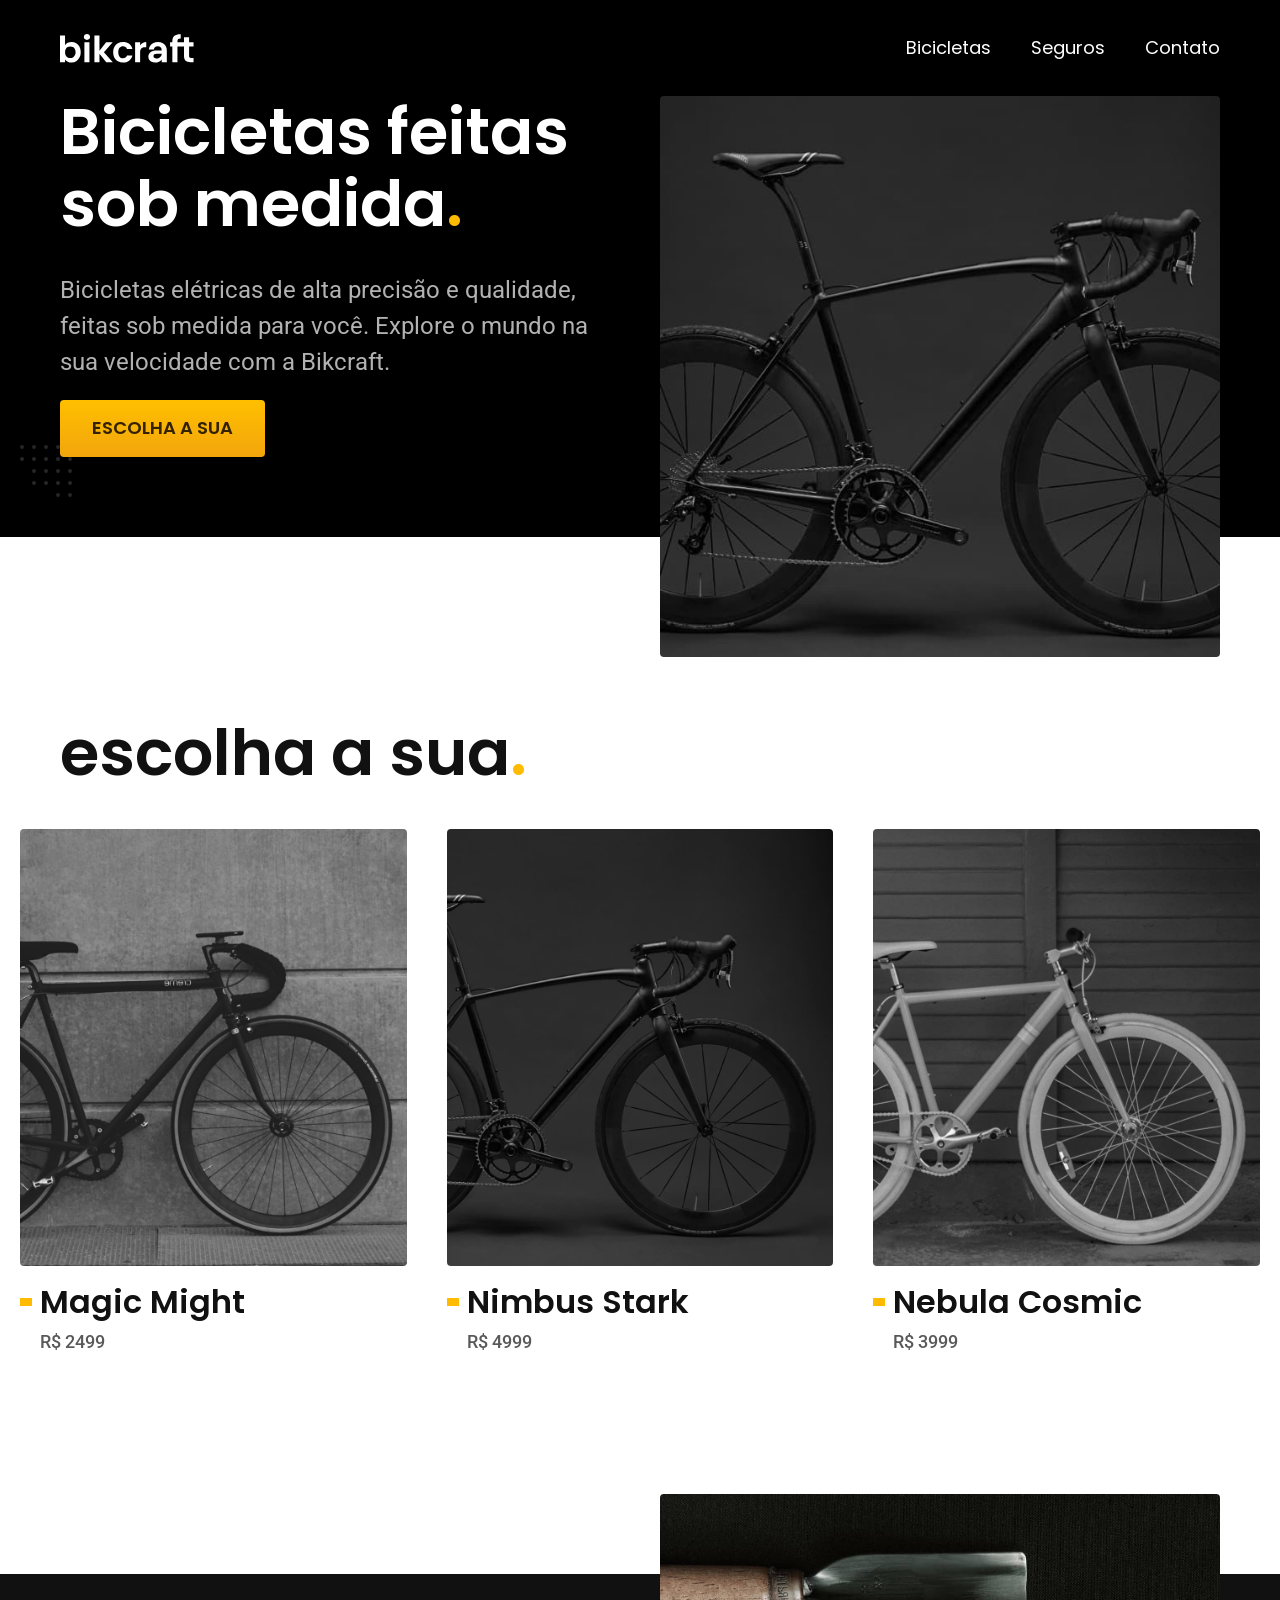
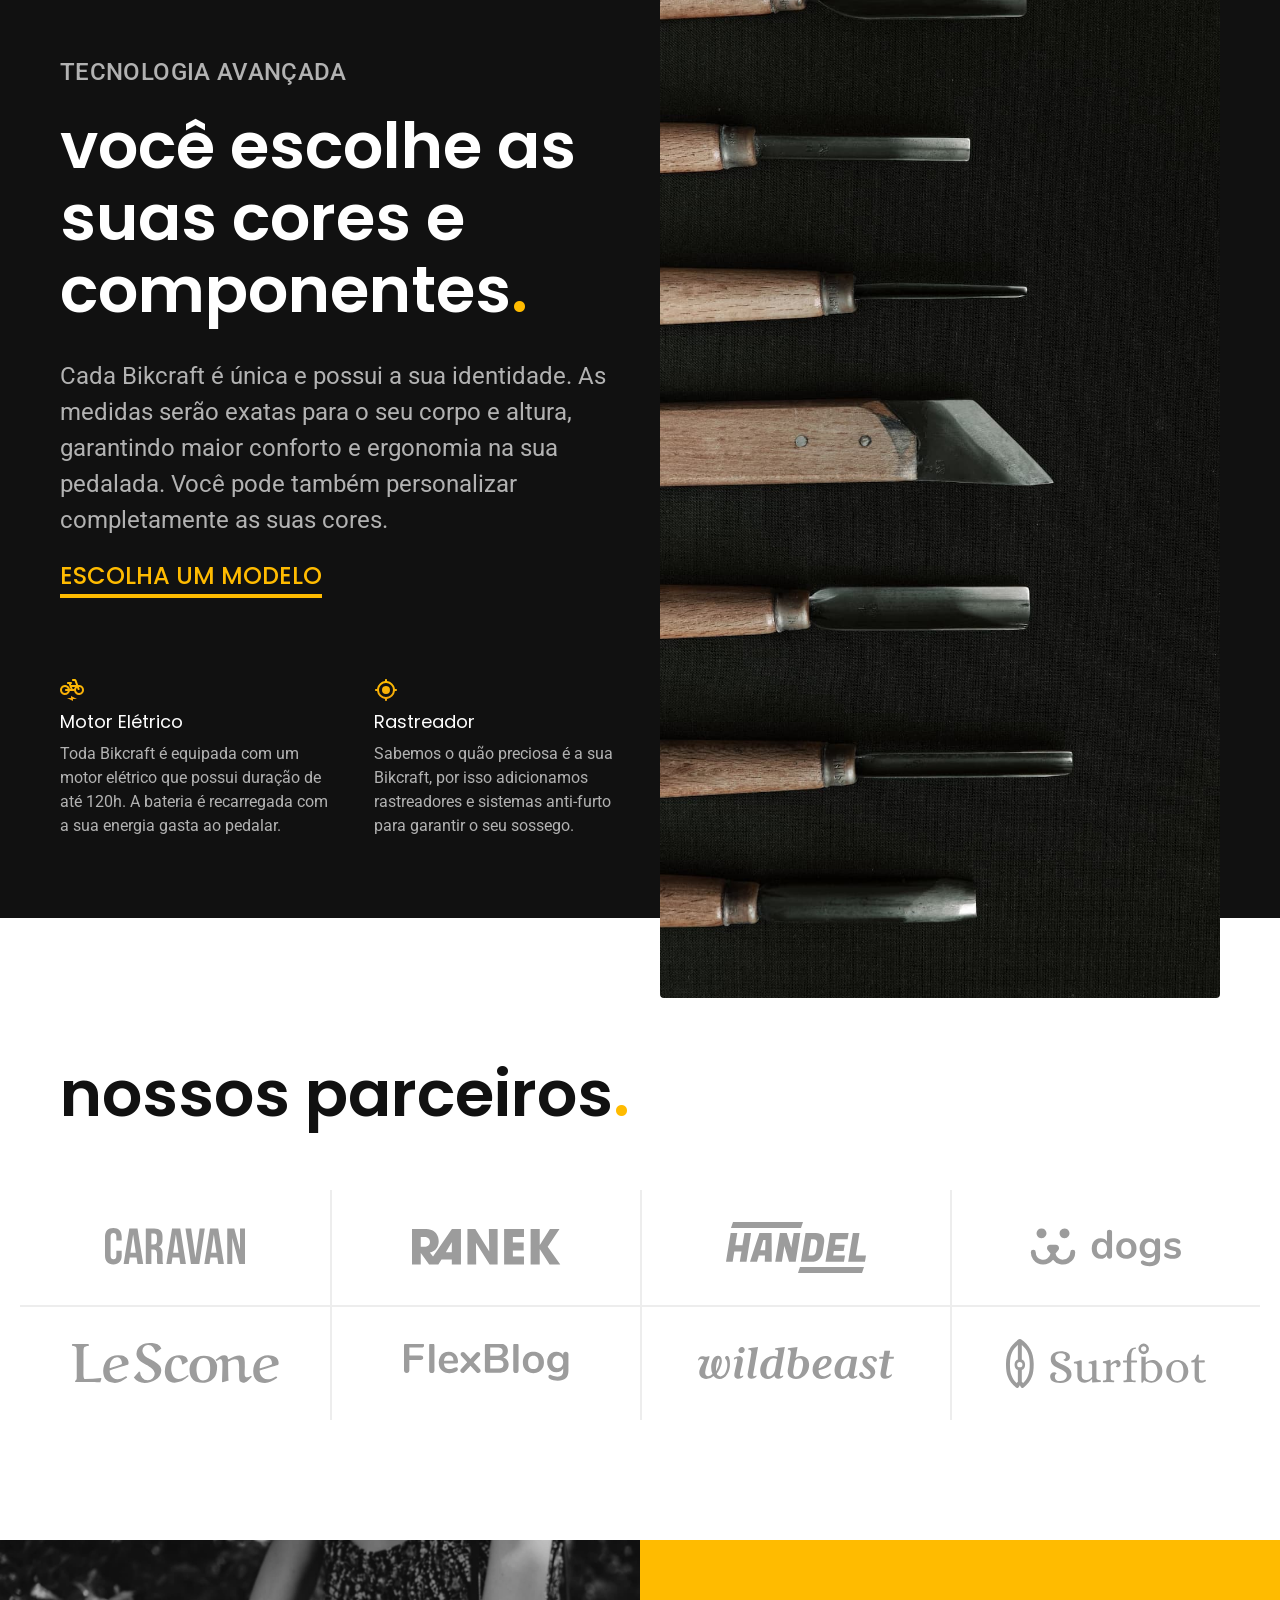
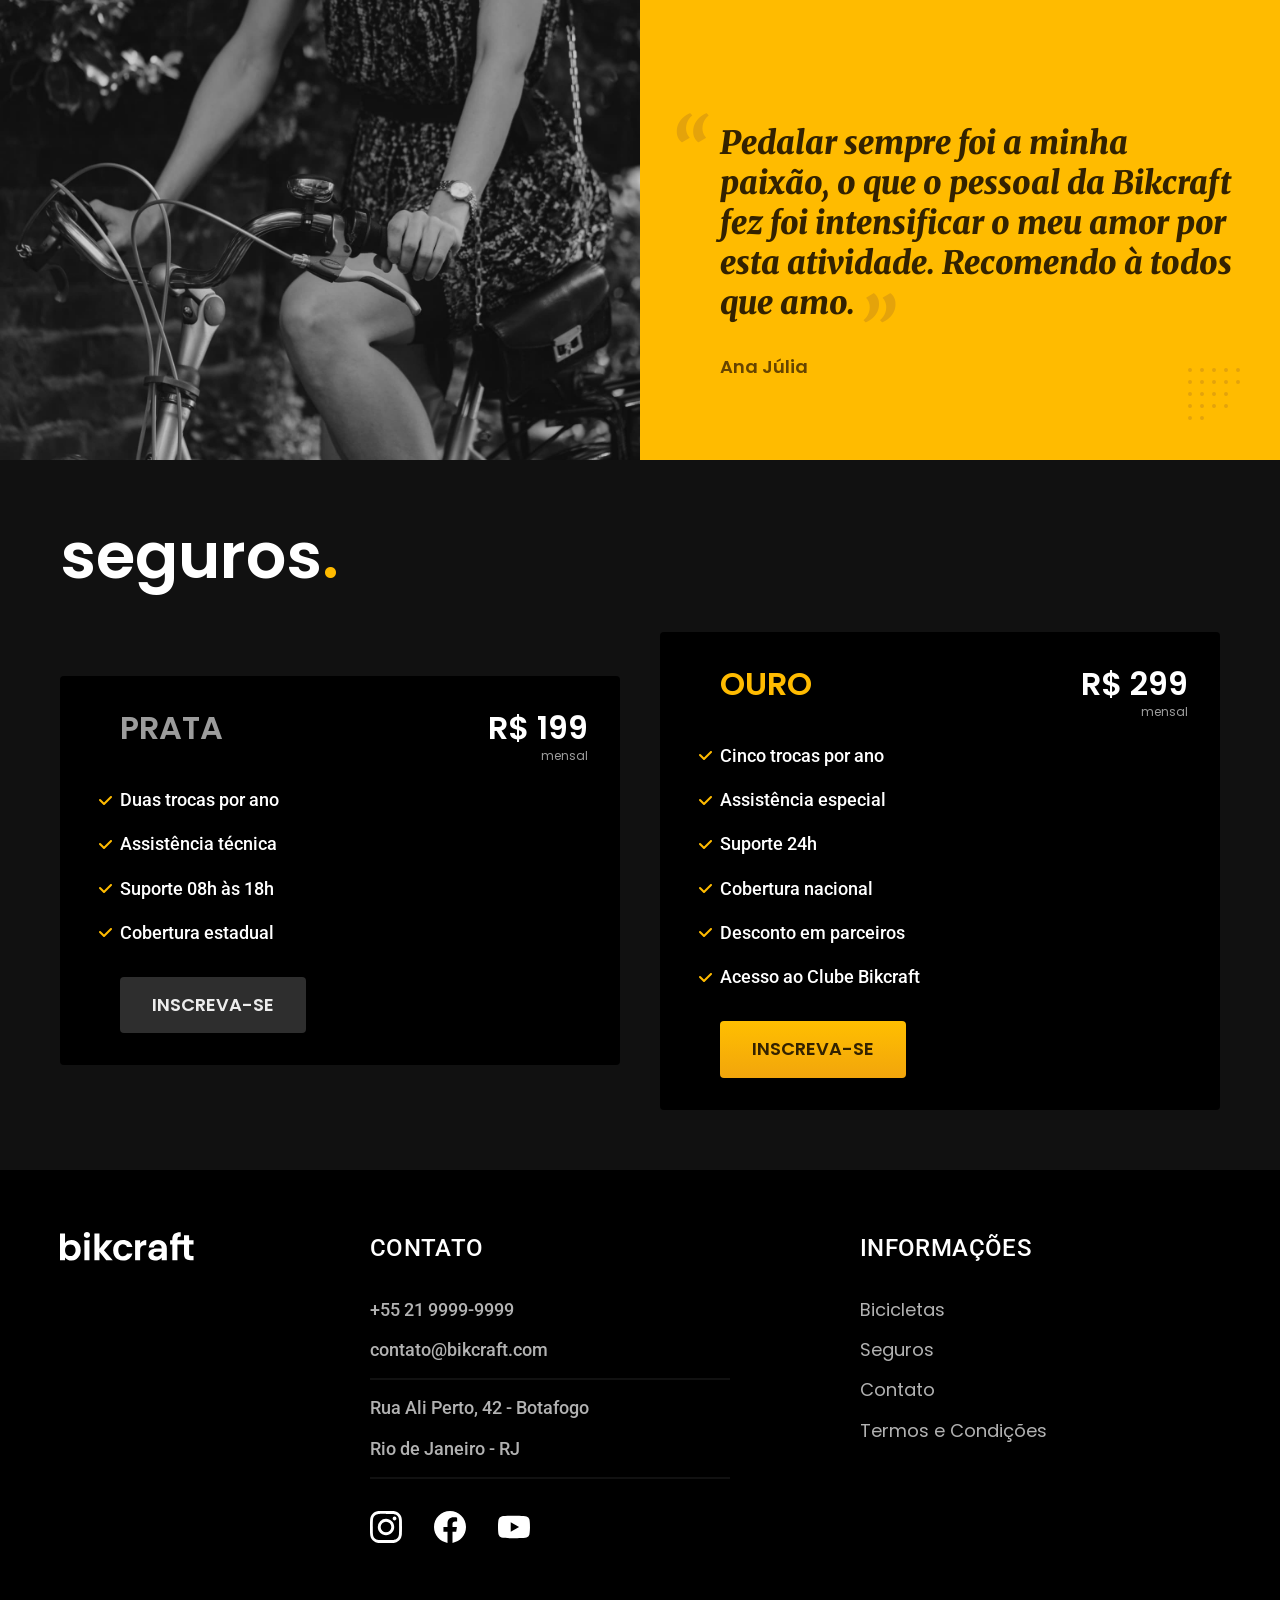
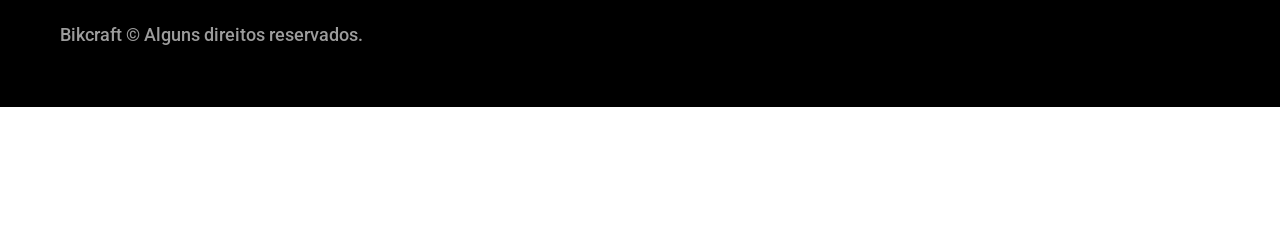
<file: index.html>
<!DOCTYPE html>
<html lang="pt-br">

<head>
  <meta charset="UTF-8">
  <meta name="viewport" content="width=device-width, initial-scale=1.0">

  <title>Bikcraft - Bicicletas Elétricas</title>
  <meta name="description" content="Bicicletas elétricas de alta precisão e qualidade, feitas sob medida para o cliente. Explore o mundo na sua velocidade com a Bikcraft.">

  <link rel="shortcut icon" href="./favicon.svg" type="image/svg+xml">
  <link rel="shortcut icon" href="./favicon.svg" type="image/svg+xml">
  <link rel="preload" href="./css/style.css" as="style">
  <link rel="stylesheet" href="./css/style.css">


  <script>document.documentElement.classList.add("js")</script>

  <link rel="preconnect" href="https://fonts.googleapis.com">
  <link rel="preconnect" href="https://fonts.gstatic.com" crossorigin>
  <link href="https://fonts.googleapis.com/css2?family=Merriweather:ital,wght@1,900&family=Poppins:wght@400;500&family=Roboto:wght@400;500&display=swap" rel="stylesheet">
</head>

<body>
  <header class="header-bg">
    <div class="header container">
      <a href="./">
        <img src="./img/bikcraft.svg" width="136" height="32" alt="Bikcraft">
      </a>

      <nav aria-label="primaria">
        <ul class="header-menu font-1-m cor-0">
          <li><a href="./bicicletas.html">Bicicletas</a></li>
          <li><a href="./seguros.html">Seguros</a></li>
          <li><a href="./contato.html">Contato</a></li>
        </ul>
      </nav>
    </div>
  </header>

  <main class="introducao-bg">
    <div class="introducao container">
      <div class="introducao-conteudo">
        <h1 class="font-1-xxl cor-0 fadeInDown" data-anime="200">Bicicletas feitas sob medida<span class="cor-p1">.</span></h1>
        <p class="font-2-l cor-5 fadeInDown" data-anime="400">Bicicletas elétricas de alta precisão e qualidade, feitas sob medida para você. Explore o mundo na sua velocidade com a Bikcraft.</p>
        <a class="botao fadeInDown" data-anime="600" href="./bicicletas.html">Escolha a sua</a>
      </div>
      <picture class="fadeInDown" data-anime="800">
        <source media="(max-width: 800px)" srcset="./img/bicicletas/nimbus.jpg">
        <img src="./img/fotos/introducao.jpg" width="1280" height="1600" alt="Bicicleta elétrica preta.">
      </picture>
    </div>
  </main>

  <article class="bicicletas-lista">
    <h2 class="container font-1-xxl">escolha a sua<span class="cor-p1">.</span></h2>

    <ul>
      <li>
        <a href="./bicicletas/magic.html">
          <img src="./img/bicicletas/magic-home.jpg" alt="Bicicleta preta" width="920" height="1040">
          <h3 class="font-1-xl">Magic Might</h3>
          <span class="font-2-m cor-8">R$ 2499</span>
        </a>
      </li>
      <li>
        <a href="./bicicletas/nimbus.html">
          <img src="./img/bicicletas/nimbus-home.jpg" alt="Bicicleta preta" width="920" height="1040">
          <h3 class="font-1-xl">Nimbus Stark</h3>
          <span class="font-2-m cor-8">R$ 4999</span>
        </a>
      </li>
      <li>
        <a href="./bicicletas/nebula.html">
          <img src="./img/bicicletas/nebula-home.jpg" alt="Bicicleta preta" width="920" height="1040">
          <h3 class="font-1-xl">Nebula Cosmic</h3>
          <span class="font-2-m cor-8">R$ 3999</span>
        </a>
      </li>
    </ul>
  </article>

  <article class="tecnologia-bg">
    <div class="tecnologia container">
      <div class="tecnologia-conteudo">
        <span class="font-2-l-b cor-5">Tecnologia Avançada</span>
        <h2 class="font-1-xxl cor-0">você escolhe as suas cores e componentes<span class="cor-p1">.</span></h2>
        <p class="font-2-l cor-5">Cada Bikcraft é única e possui a sua identidade. As medidas serão exatas para o seu corpo e altura, garantindo maior conforto e ergonomia na sua pedalada. Você pode também personalizar completamente as suas cores.</p>
        <a class="link" href="./bicicletas.html">Escolha um modelo</a>
        <div class="tecnologia-vantagens">
          <div>
            <img src="./img/icones/eletrica.svg" width="24" height="24" alt="">
            <h3 class="font-1-m cor-0">Motor Elétrico</h3>
            <p class="font-2-s cor-5">Toda Bikcraft é equipada com um motor elétrico que possui duração de até 120h. A bateria é recarregada com a sua energia gasta ao pedalar.</p>
          </div>
          <div>
            <img src="./img/icones/rastreador.svg" width="24" height="24" alt="">
            <h3 class="font-1-m cor-0">Rastreador</h3>
            <p class="font-2-s cor-5">Sabemos o quão preciosa é a sua Bikcraft, por isso adicionamos rastreadores e sistemas anti-furto para garantir o seu sossego.</p>
          </div>
        </div>
      </div>
      <div class="tecnologia-imagem">
        <img src="./img/fotos/tecnologia.jpg" width="1200" height="1920" alt="">
      </div>
    </div>
  </article>

  <section class="parceiros" aria-label="Nossos Parceiros">
    <h2 class="container font-1-xxl">nossos parceiros<span class="cor-p1">.</span></h2>

    <ul>
      <li><img src="./img/parceiros/caravan.svg" alt="Caravan" width="140" height="38"></li>
      <li><img src="./img/parceiros/ranek.svg" alt="Ranek" width="149" height="36"></li>
      <li><img src="./img/parceiros/handel.svg" alt="Handel" width="140" height="50"></li>
      <li><img src="./img/parceiros/dogs.svg" alt="Dogs" width="152" height="39"></li>
      <li><img src="./img/parceiros/lescone.svg" alt="LeScone" width="208" height="41"></li>
      <li><img src="./img/parceiros/flexblog.svg" alt="FlexBlog" width="165" height="38"></li>
      <li><img src="./img/parceiros/wildbeast.svg" alt="Wildbeast" width="196" height="34"></li>
      <li><img src="./img/parceiros/surfbot.svg" alt="Surfbot" width="200" height="49"></li>
    </ul>
  </section>

  <section class="depoimento" aria-label="Depoimento">
    <div>
      <img src="./img/fotos/depoimento.jpg" width="1560" height="1360" alt="Pessoa pedalando uma bicicleta Bikcraft">
    </div>
    <div class="depoimento-conteudo">
      <blockquote class="font-1-xl cor-p5">
        <p>Pedalar sempre foi a minha paixão, o que o pessoal da Bikcraft fez foi intensificar o meu amor por esta atividade. Recomendo à todos que amo.</p>
      </blockquote>
      <span class="font-1-m-b cor-p4">Ana Júlia</span>
    </div>
  </section>

  <article class="seguros-bg">
    <div class="seguros container">
      <h2 class="font-1-xxl cor-0">seguros<span class="cor-p1">.</span></h2>
      <div class="seguros-item">
        <h3 class="font-1-xl cor-6">PRATA</h3>
        <span class="font-1-xl cor-0">R$ 199 <span class="font-1-xs cor-6">mensal</span></span>
        <ul class="font-2-m cor-0">
          <li>Duas trocas por ano</li>
          <li>Assistência técnica</li>
          <li>Suporte 08h às 18h</li>
          <li>Cobertura estadual</li>
        </ul>
        <a class="botao secundario" href="./orcamento.html">Inscreva-se</a>
      </div>

      <div class="seguros-item">
        <h3 class="font-1-xl cor-p1">OURO</h3>
        <span class="font-1-xl cor-0">R$ 299 <span class="font-1-xs cor-6">mensal</span></span>
        <ul class="font-2-m cor-0">
          <li>Cinco trocas por ano</li>
          <li>Assistência especial</li>
          <li>Suporte 24h</li>
          <li>Cobertura nacional</li>
          <li>Desconto em parceiros</li>
          <li>Acesso ao Clube Bikcraft</li>
        </ul>
        <a class="botao" href="./orcamento.html">Inscreva-se</a>
      </div>
    </div>
  </article>

  <footer class="footer-bg">
    <div class="footer container">
      <img src="./img/bikcraft.svg" width="136" height="32" alt="Bikcraft">
      <div class="footer-contato">
        <h3 class="font-2-l-b cor-0">Contato</h3>
        <ul class="font-2-m cor-5">
          <li><a href="tel:+552199999999">+55 21 9999-9999</a></li>
          <li><a href="mailto:contato@bikcraft.com">contato@bikcraft.com</a></li>
          <li>Rua Ali Perto, 42 - Botafogo</li>
          <li>Rio de Janeiro - RJ</li>
        </ul>
        <div class="footer-redes">
          <a href="./">
            <img src="./img/redes/instagram.svg" width="32" height="32" alt="Instagram">
          </a>
          <a href="./">
            <img src="./img/redes/facebook.svg" width="32" height="32" alt="Facebook">
          </a>
          <a href="./">
            <img src="./img/redes/youtube.svg" width="32" height="32" alt="Youtube">
          </a>
        </div>
      </div>
      <div class="footer-informacoes">
        <h3 class="font-2-l-b cor-0">Informações</h3>
        <nav>
          <ul class="font-1-m cor-5">
            <li><a href="./bicicletas.html">Bicicletas</a></li>
            <li><a href="./seguros.html">Seguros</a></li>
            <li><a href="./contato.html">Contato</a></li>
            <li><a href="./termos.html">Termos e Condições</a></li>
          </ul>
        </nav>
      </div>
      <p class="footer-copy font-2-m cor-6">Bikcraft © Alguns direitos reservados.</p>
    </div>
  </footer>
  <script src="./js/plugins/simple-anime.js"></script>
  <script src="./js/script.js"></script>

</body>

</html>
</file>
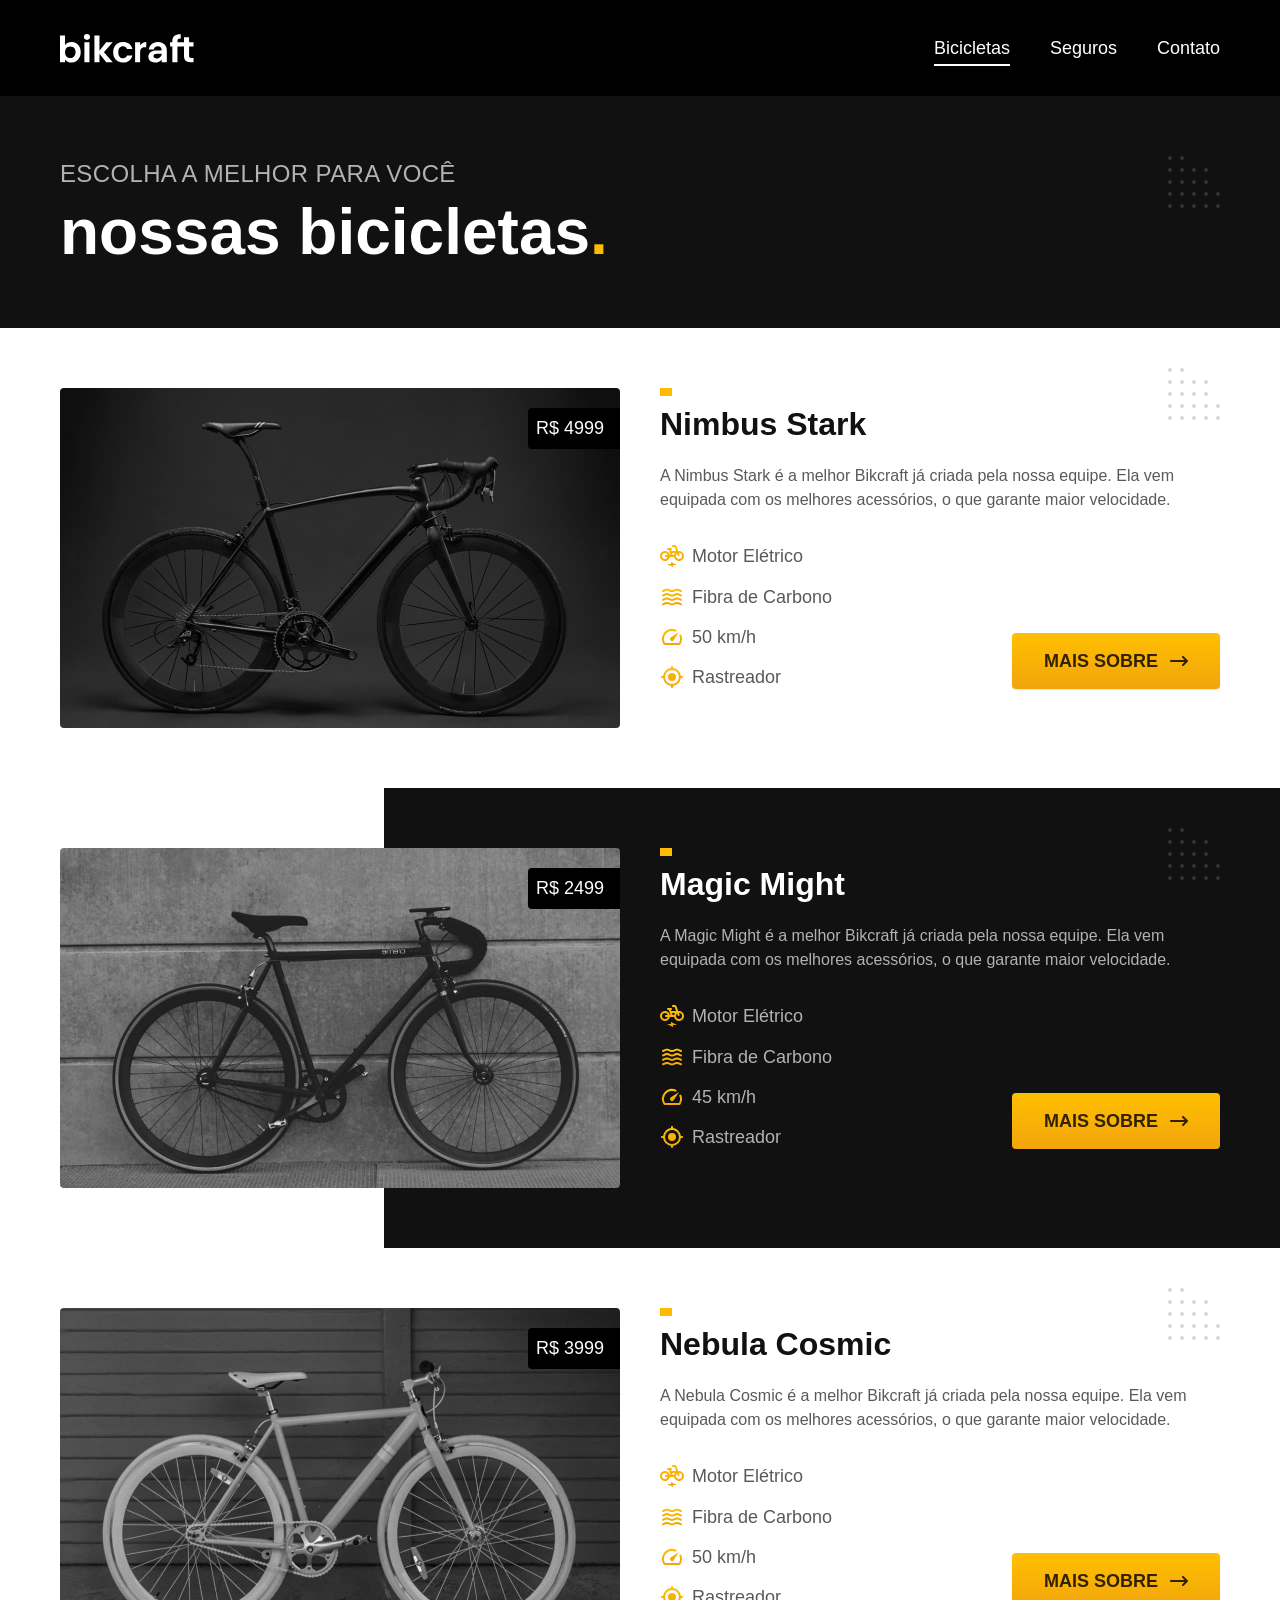
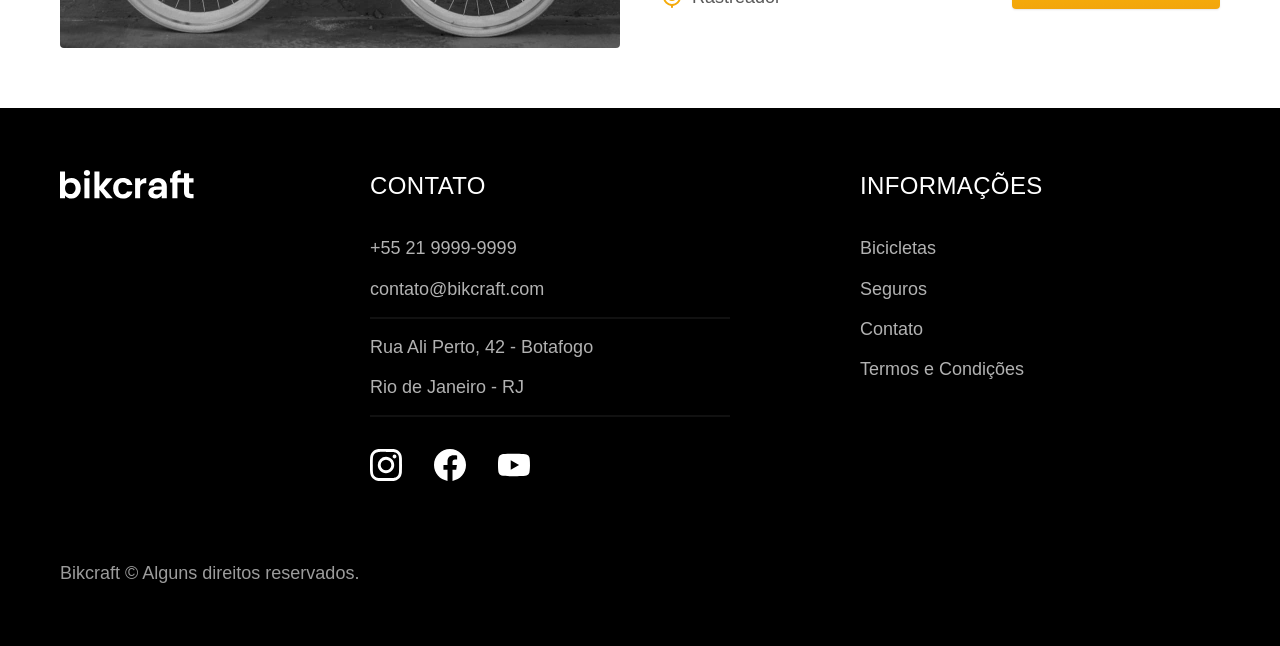
<file: bicicletas.html>
<!DOCTYPE html>
<html lang="pt-br">

<head>
  <meta charset="UTF-8">
  <meta name="viewport" content="width=device-width, initial-scale=1.0">

  <title>Bicicletas | Bikcraft</title>
  <meta name="description" content="Bicicletas">

  <link rel="shortcut icon" href="./favicon.svg" type="image/svg+xml">
  <link rel="preload" href="./css/style.css" as="style">
  <link rel="stylesheet" href="./css/style.css">
  <script>document.documentElement.classList.add("js")</script>
</head>

<body id="bicicletas">
  <header class="header-bg">
    <div class="header container">
      <a href="./">
        <img src="./img/bikcraft.svg" alt="Bikcraft">
      </a>

      <nav aria-label="primaria">
        <ul class="header-menu font-1-m cor-0">
          <li><a href="./bicicletas.html">Bicicletas</a></li>
          <li><a href="./seguros.html">Seguros</a></li>
          <li><a href="./contato.html">Contato</a></li>
        </ul>
      </nav>
    </div>
  </header>

  <main>
    <div class="titulo-bg">
      <div class="titulo container">
        <p class="font-2-l-b cor-5">Escolha a melhor para você</p>
        <h1 class="font-1-xxl cor-0">nossas bicicletas<span class="cor-p1">.</span></h1>
      </div>
    </div>

    <div class="bicicletas container">
      <div class="bicicletas-imagem">
        <img src="./img/bicicletas/nimbus.jpg" alt="Bicicleta preta">
        <span class="font-2-m cor-0">R$ 4999</span>
      </div>
      <div class="bicicletas-conteudo">
        <h2 class="font-1-xl">Nimbus Stark</h2>
        <p class="font-2-s cor-8">A Nimbus Stark é a melhor Bikcraft já criada pela nossa equipe. Ela vem equipada com os melhores acessórios, o que garante maior velocidade.</p>
        <ul class="font-1-m cor-8">
          <li>
            <img src="./img/icones/eletrica.svg" alt="">
            Motor Elétrico
          </li>
          <li>
            <img src="./img/icones/carbono.svg" alt="">
            Fibra de Carbono
          </li>
          <li>
            <img src="./img/icones/velocidade.svg" alt="">
            50 km/h
          </li>
          <li>
            <img src="./img/icones/rastreador.svg" alt="">
            Rastreador
          </li>
        </ul>
        <a class="botao seta" href="./bicicletas/nimbus.html">Mais Sobre</a>
      </div>
    </div>

    <div class="bicicletas-bg">
      <div class="bicicletas container">
        <div class="bicicletas-imagem">
          <img src="./img/bicicletas/magic.jpg" alt="Bicicleta preta">
          <span class="font-2-m cor-0">R$ 2499</span>
        </div>
        <div class="bicicletas-conteudo">
          <h2 class="font-1-xl cor-0">Magic Might</h2>
          <p class="font-2-s cor-5">A Magic Might é a melhor Bikcraft já criada pela nossa equipe. Ela vem equipada com os melhores acessórios, o que garante maior velocidade.</p>
          <ul class="font-1-m cor-5">
            <li>
              <img src="./img/icones/eletrica.svg" alt="">
              Motor Elétrico
            </li>
            <li>
              <img src="./img/icones/carbono.svg" alt="">
              Fibra de Carbono
            </li>
            <li>
              <img src="./img/icones/velocidade.svg" alt="">
              45 km/h
            </li>
            <li>
              <img src="./img/icones/rastreador.svg" alt="">
              Rastreador
            </li>
          </ul>
          <a class="botao seta" href="./bicicletas/magic.html">Mais Sobre</a>
        </div>
      </div>
    </div>

    <div class="bicicletas container">
      <div class="bicicletas-imagem">
        <img src="./img/bicicletas/nebula.jpg" alt="Bicicleta preta">
        <span class="font-2-m cor-0">R$ 3999</span>
      </div>
      <div class="bicicletas-conteudo">
        <h2 class="font-1-xl">Nebula Cosmic</h2>
        <p class="font-2-s cor-8">A Nebula Cosmic é a melhor Bikcraft já criada pela nossa equipe. Ela vem equipada com os melhores acessórios, o que garante maior velocidade.</p>
        <ul class="font-1-m cor-8">
          <li>
            <img src="./img/icones/eletrica.svg" alt="">
            Motor Elétrico
          </li>
          <li>
            <img src="./img/icones/carbono.svg" alt="">
            Fibra de Carbono
          </li>
          <li>
            <img src="./img/icones/velocidade.svg" alt="">
            50 km/h
          </li>
          <li>
            <img src="./img/icones/rastreador.svg" alt="">
            Rastreador
          </li>
        </ul>
        <a class="botao seta" href="./bicicletas/nebula.html">Mais Sobre</a>
      </div>
    </div>

  </main>

  <footer class="footer-bg">
    <div class="footer container">
      <img src="./img/bikcraft.svg" alt="Bikcraft">
      <div class="footer-contato">
        <h3 class="font-2-l-b cor-0">Contato</h3>
        <ul class="font-2-m cor-5">
          <li><a href="tel:+552199999999">+55 21 9999-9999</a></li>
          <li><a href="mailto:contato@bikcraft.com">contato@bikcraft.com</a></li>
          <li>Rua Ali Perto, 42 - Botafogo</li>
          <li>Rio de Janeiro - RJ</li>
        </ul>
        <div class="footer-redes">
          <a href="./">
            <img src="./img/redes/instagram.svg" alt="Instagram">
          </a>
          <a href="./">
            <img src="./img/redes/facebook.svg" alt="Facebook">
          </a>
          <a href="./">
            <img src="./img/redes/youtube.svg" alt="Youtube">
          </a>
        </div>
      </div>
      <div class="footer-informacoes">
        <h3 class="font-2-l-b cor-0">Informações</h3>
        <nav>
          <ul class="font-1-m cor-5">
            <li><a href="./bicicletas.html">Bicicletas</a></li>
            <li><a href="./seguros.html">Seguros</a></li>
            <li><a href="./contato.html">Contato</a></li>
            <li><a href="./termos.html">Termos e Condições</a></li>
          </ul>
        </nav>
      </div>
      <p class="footer-copy font-2-m cor-6">Bikcraft © Alguns direitos reservados.</p>
    </div>
  </footer>
  <script src="./js/script.js"></script>
</body>

</html>
</file>
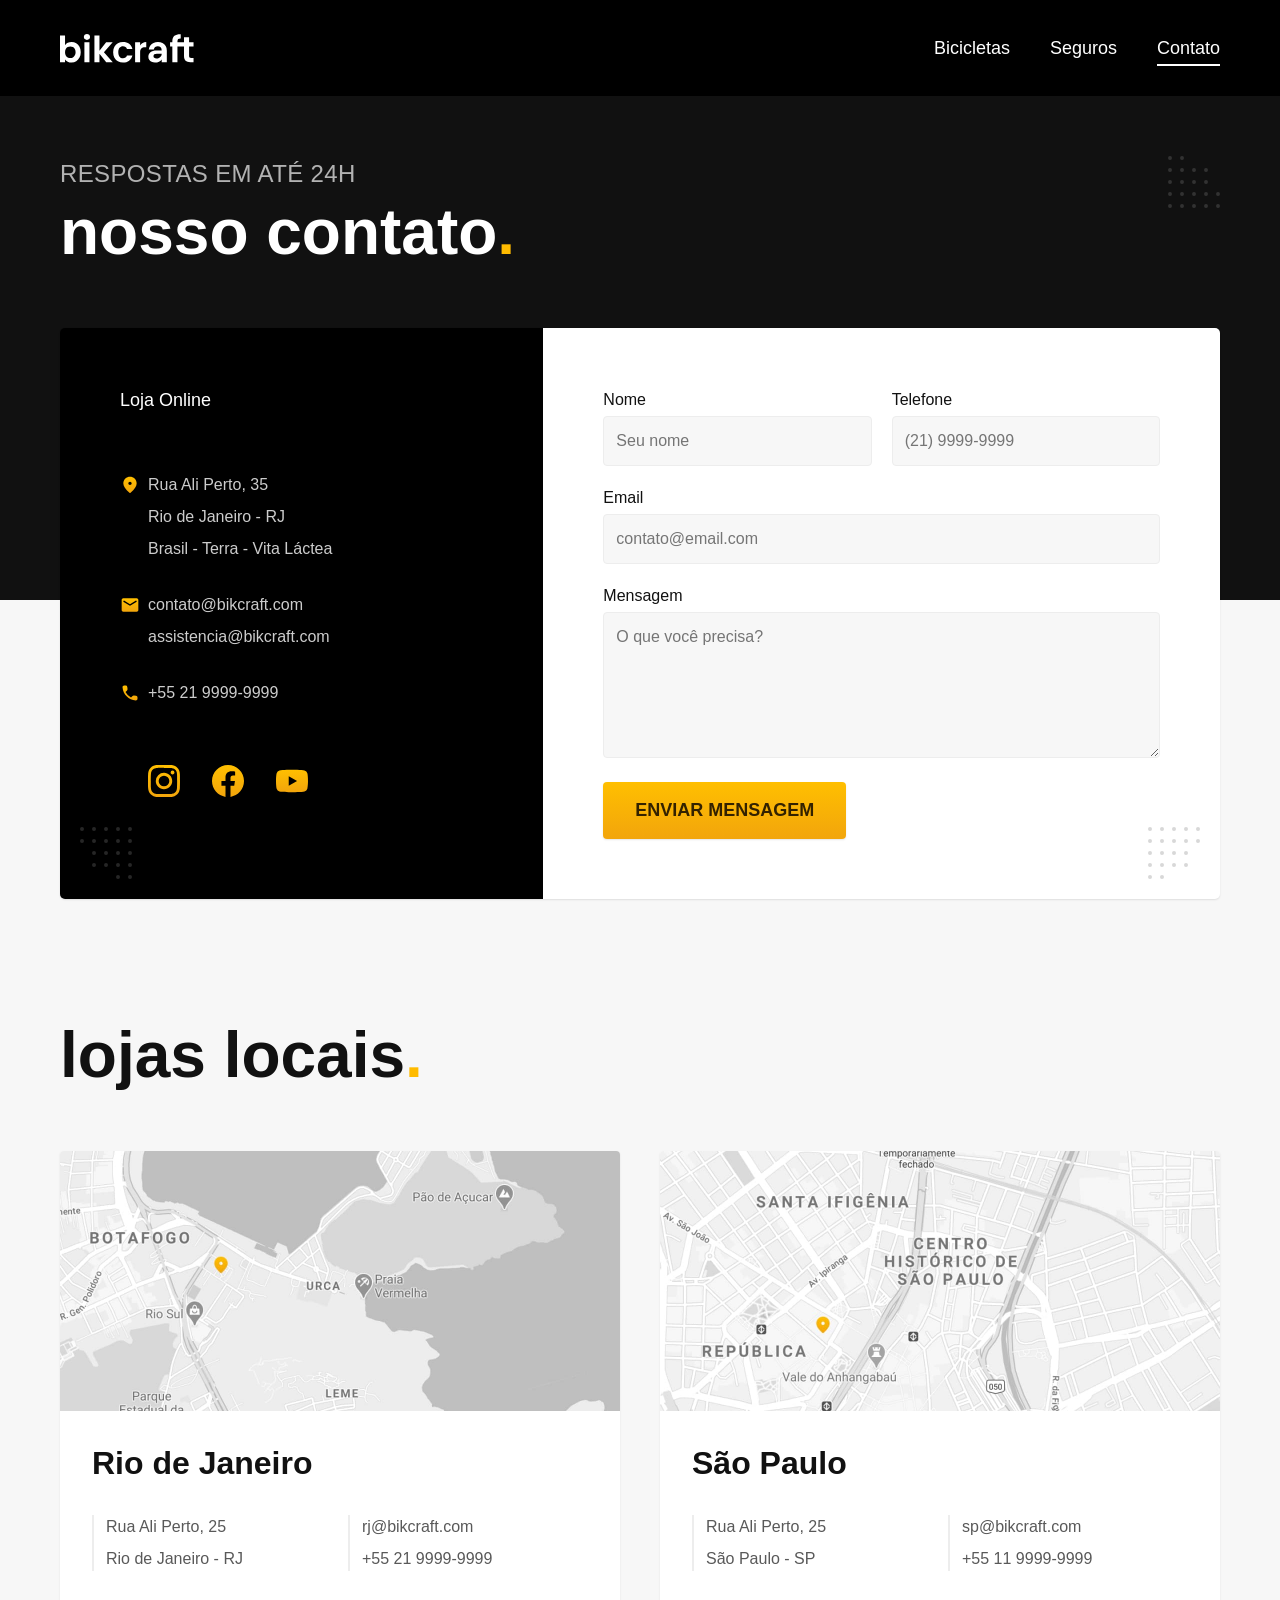
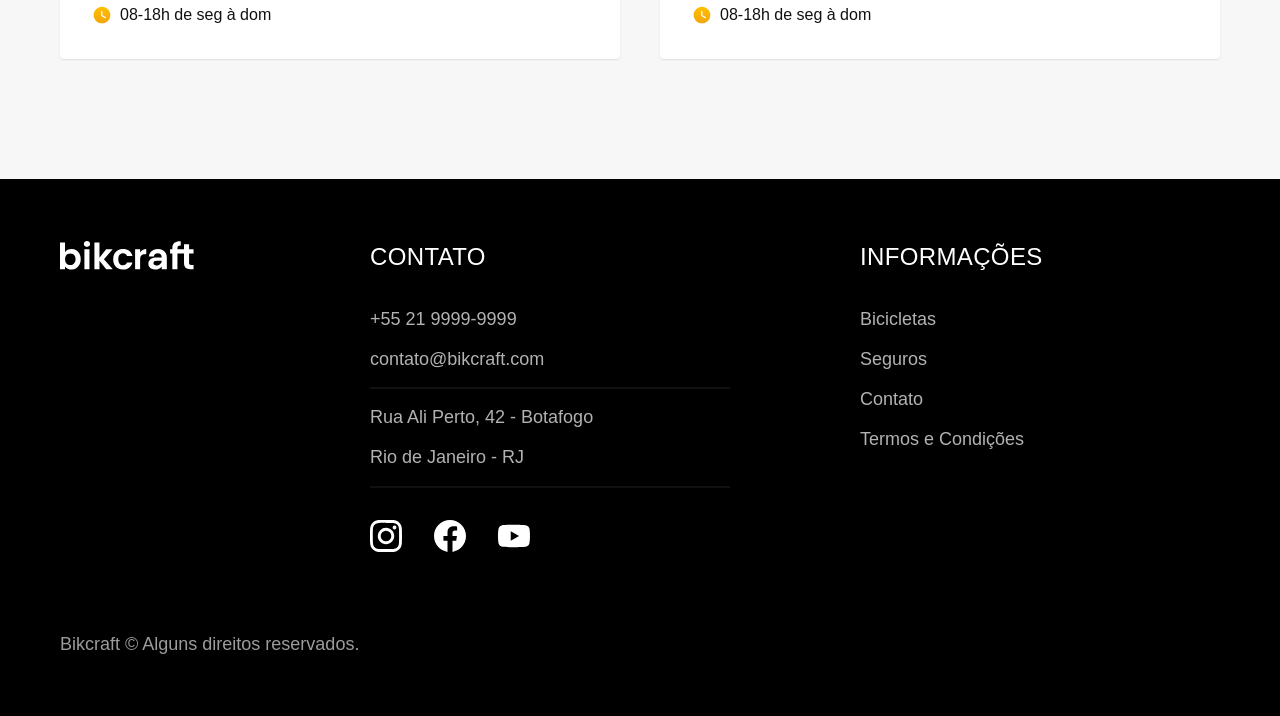
<file: contato.html>
<!DOCTYPE html>
<html lang="pt-br">

<head>
  <meta charset="UTF-8">
  <meta name="viewport" content="width=device-width, initial-scale=1.0">

  <title>Contato | Bikcraft</title>
  <meta name="description" content="Contato.">

  <link rel="shortcut icon" href="./favicon.svg" type="image/svg+xml">
  <link rel="preload" href="./css/style.css" as="style">
  <link rel="stylesheet" href="./css/style.css">
  <script>document.documentElement.classList.add("js")</script>
</head>

<body id="contato">
  <header class="header-bg">
    <div class="header container">
      <a href="./">
        <img src="./img/bikcraft.svg" alt="Bikcraft">
      </a>

      <nav aria-label="primaria">
        <ul class="header-menu font-1-m cor-0">
          <li><a href="./bicicletas.html">Bicicletas</a></li>
          <li><a href="./seguros.html">Seguros</a></li>
          <li><a href="./contato.html">Contato</a></li>
        </ul>
      </nav>
    </div>
  </header>

  <main>
    <div class="titulo-bg">
      <div class="titulo container">
        <p class="font-2-l-b cor-5">Respostas em até 24h</p>
        <h1 class="font-1-xxl cor-0">nosso contato<span class="cor-p1">.</span></h1>
      </div>
    </div>

    <div class="contato container">
      <section class="contato-dados" aria-label="Endereço">
        <h2 class="font-1-m cor-0">Loja Online</h2>
        <div class="contato-endereco font-2-s cor-4">
          <p>Rua Ali Perto, 35</p>
          <p>Rio de Janeiro - RJ</p>
          <p>Brasil - Terra - Vita Láctea</p>
        </div>
        <address class="contato-meios font-2-s cor-4">
          <a href="mailto:contato@bikcraft.com">contato@bikcraft.com</a>
          <a href="mailto:assistencia@bikcraft.com">assistencia@bikcraft.com</a>
          <a href="tel:+552199999999">+55 21 9999-9999</a>
        </address>
        <div class="contato-redes">
          <a href="./">
            <img src="./img/redes/instagram-p.svg" alt="Instagram">
          </a>
          <a href="./">
            <img src="./img/redes/facebook-p.svg" alt="Facebook">
          </a>
          <a href="./">
            <img src="./img/redes/youtube-p.svg" alt="Youtube">
          </a>
        </div>
      </section>
      <section class="contato-formulario" aria-label="Formulário">
        <form class="form" action="./contato.html">
          <div>
            <label for="nome">Nome</label>
            <input type="text" id="nome" name="nome" placeholder="Seu nome">
          </div>
          <div>
            <label for="telefone">Telefone</label>
            <input type="text" id="telefone" name="telefone" placeholder="(21) 9999-9999">
          </div>
          <div class="col-2">
            <label for="email">Email</label>
            <input type="email" id="email" name="email" placeholder="contato@email.com">
          </div>
          <div class="col-2">
            <label for="mensagem">Mensagem</label>
            <textarea rows="5" id="mensagem" name="mensagem" placeholder="O que você precisa?"></textarea>
          </div>
          <button class="botao col-2">Enviar Mensagem</button>
        </form>
      </section>
    </div>
  </main>

  <article class="lojas container">
    <h2 class="font-1-xxl">lojas locais<span class="cor-p1">.</span></h2>
    <div class="lojas-item">
      <img src="./img/lojas/rj.jpg" alt="mapa marcando o endereço em Rua Ali Perto, 25 - Rio de Janeiro - RJ">
      <div class="lojas-conteudo">
        <h3 class="font-1-xl">Rio de Janeiro</h3>
        <div class="lojas-dados font-2-s cor-8">
          <p>Rua Ali Perto, 25</p>
          <p>Rio de Janeiro - RJ</p>
        </div>
        <div class="lojas-dados font-2-s cor-8">
          <a href="mailto:rj@bikcraft.com">rj@bikcraft.com</a>
          <a href="tel:+552199999999">+55 21 9999-9999</a>
        </div>
        <p class="lojas-tempo font-1-s"><img src="./img/icones/horario.svg" alt="">08-18h de seg à dom</p>
      </div>
    </div>

    <div class="lojas-item">
      <img src="./img/lojas/sp.jpg" alt="mapa marcando o endereço em Rua Ali Perto, 25 - São Paulo - SP">
      <div class="lojas-conteudo">
        <h3 class="font-1-xl">São Paulo</h3>
        <div class="lojas-dados font-2-s cor-8">
          <p>Rua Ali Perto, 25</p>
          <p>São Paulo - SP</p>
        </div>
        <div class="lojas-dados font-2-s cor-8">
          <a href="mailto:sp@bikcraft.com">sp@bikcraft.com</a>
          <a href="tel:+551199999999">+55 11 9999-9999</a>
        </div>
        <p class="lojas-tempo font-1-s"><img src="./img/icones/horario.svg" alt="">08-18h de seg à dom</p>
      </div>
    </div>
  </article>

  <footer class="footer-bg">
    <div class="footer container">
      <img src="./img/bikcraft.svg" alt="Bikcraft">
      <div class="footer-contato">
        <h3 class="font-2-l-b cor-0">Contato</h3>
        <ul class="font-2-m cor-5">
          <li><a href="tel:+552199999999">+55 21 9999-9999</a></li>
          <li><a href="mailto:contato@bikcraft.com">contato@bikcraft.com</a></li>
          <li>Rua Ali Perto, 42 - Botafogo</li>
          <li>Rio de Janeiro - RJ</li>
        </ul>
        <div class="footer-redes">
          <a href="./">
            <img src="./img/redes/instagram.svg" alt="Instagram">
          </a>
          <a href="./">
            <img src="./img/redes/facebook.svg" alt="Facebook">
          </a>
          <a href="./">
            <img src="./img/redes/youtube.svg" alt="Youtube">
          </a>
        </div>
      </div>
      <div class="footer-informacoes">
        <h3 class="font-2-l-b cor-0">Informações</h3>
        <nav>
          <ul class="font-1-m cor-5">
            <li><a href="./bicicletas.html">Bicicletas</a></li>
            <li><a href="./seguros.html">Seguros</a></li>
            <li><a href="./contato.html">Contato</a></li>
            <li><a href="./termos.html">Termos e Condições</a></li>
          </ul>
        </nav>
      </div>
      <p class="footer-copy font-2-m cor-6">Bikcraft © Alguns direitos reservados.</p>
    </div>
  </footer>
  <script src="./js/script.js"></script>
</body>

</html>
</file>
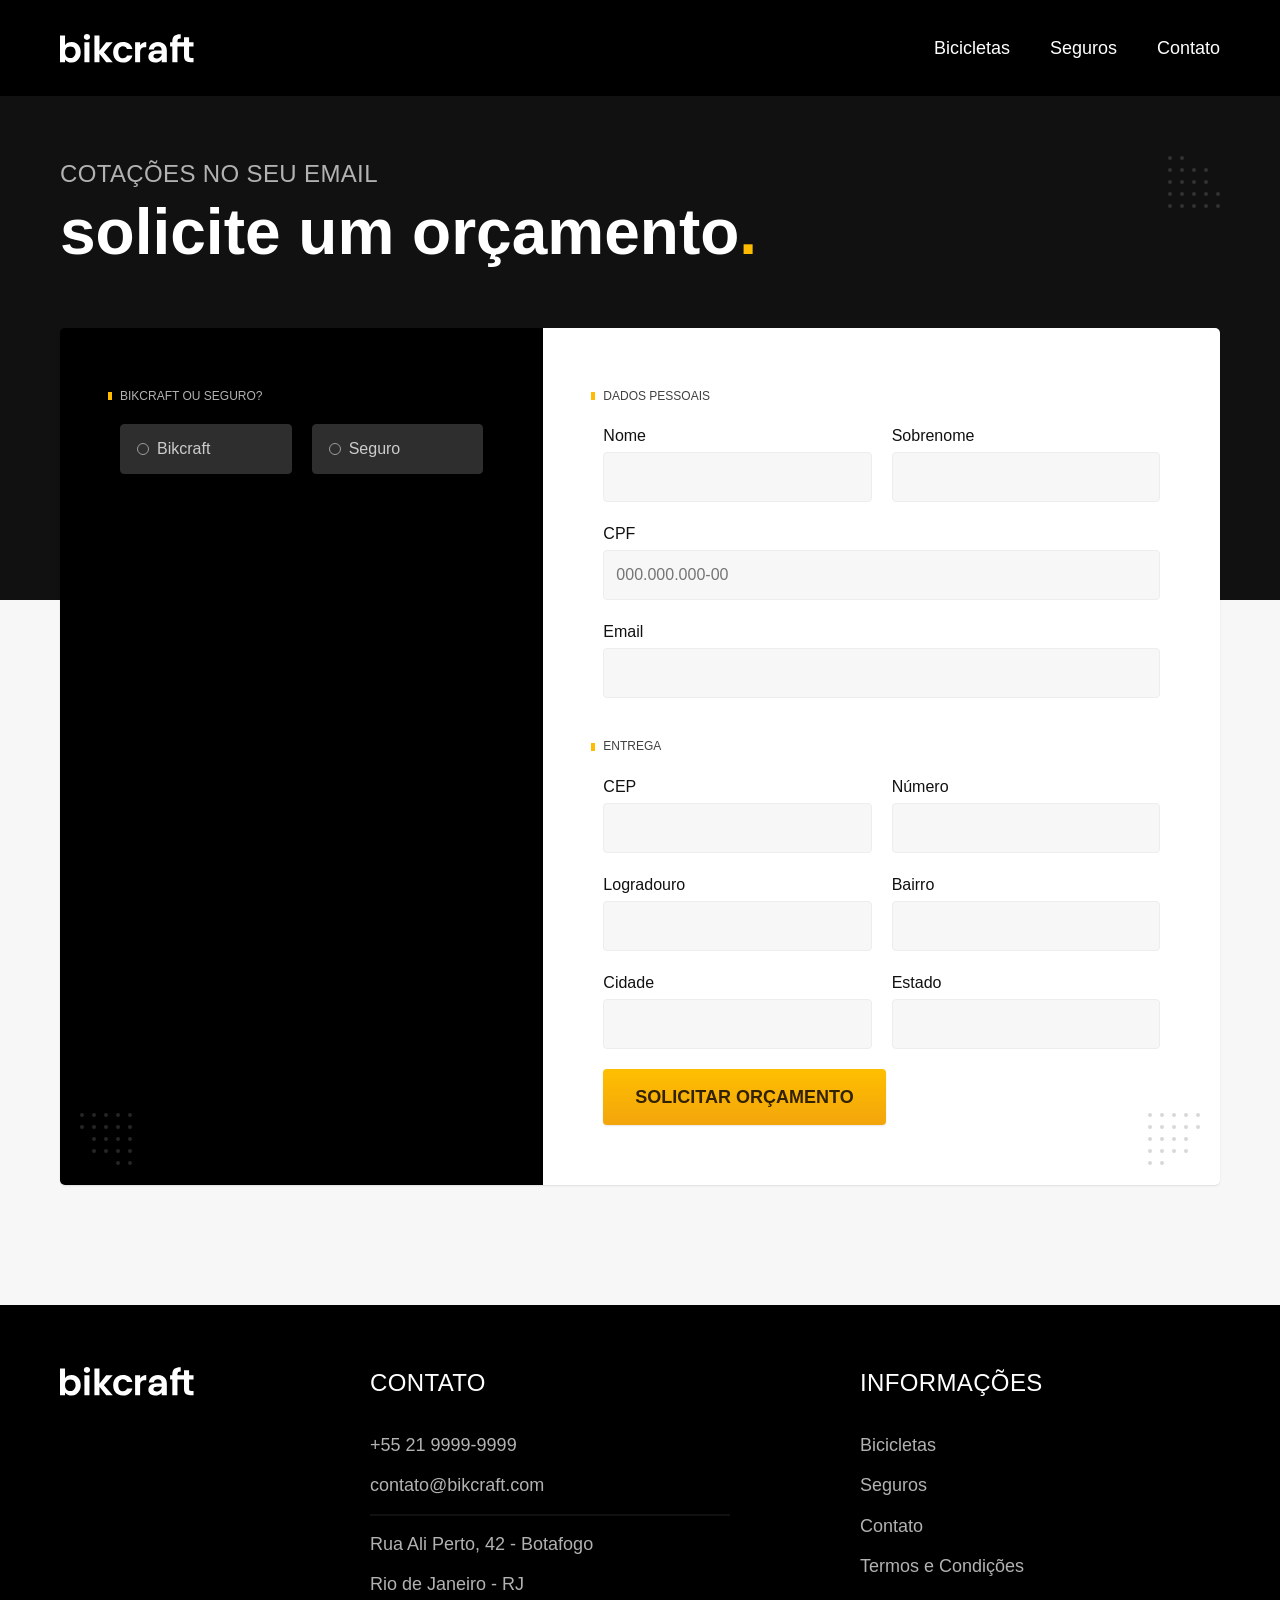
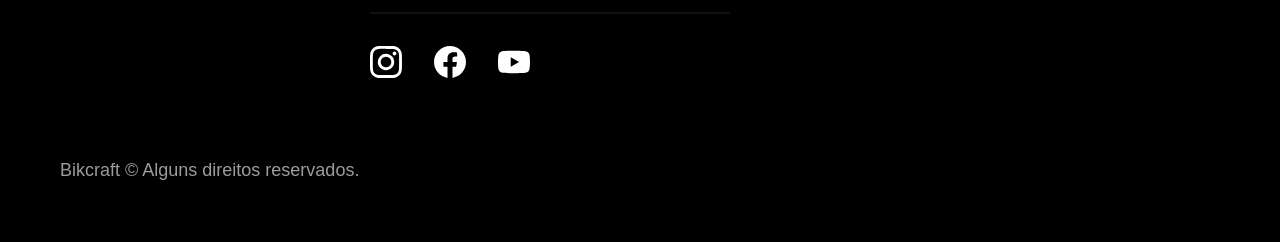
<file: orcamento.html>
<!DOCTYPE html>
<html lang="pt-br">

<head>
  <meta charset="UTF-8">
  <meta name="viewport" content="width=device-width, initial-scale=1.0">

  <title>Orçamento | Bikcraft</title>
  <meta name="description" content="Orçamento.">

  <link rel="shortcut icon" href="./favicon.svg" type="image/svg+xml">
  <link rel="preload" href="./css/style.css" as="style">
  <link rel="stylesheet" href="./css/style.css">
  <script>document.documentElement.classList.add("js")</script>
</head>

<body id="orcamento">
  <header class="header-bg">
    <div class="header container">
      <a href="./">
        <img src="./img/bikcraft.svg" alt="Bikcraft">
      </a>

      <nav aria-label="primaria">
        <ul class="header-menu font-1-m cor-0">
          <li><a href="./bicicletas.html">Bicicletas</a></li>
          <li><a href="./seguros.html">Seguros</a></li>
          <li><a href="./contato.html">Contato</a></li>
        </ul>
      </nav>
    </div>
  </header>

  <main>
    <div class="titulo-bg">
      <div class="titulo container">
        <p class="font-2-l-b cor-5">Cotações no seu email</p>
        <h1 class="font-1-xxl cor-0">solicite um orçamento<span class="cor-p1">.</span></h1>
      </div>
    </div>

    <form class="orcamento container" action="./orcamento.html">
      <div class="orcamento-produto">
        <h2 class="font-1-xs cor-5">Bikcraft ou Seguro?</h2>

        <input type="radio" name="tipo" value="bikcraft" id="bikcraft">
        <label for="bikcraft">Bikcraft</label>

        <input type="radio" name="tipo" value="seguro" id="seguro">
        <label for="seguro">Seguro</label>

        <div class="orcamento-conteudo" id="orcamento-bikcraft">
          <h2 class="font-1-xs cor-5">Escolha a sua</h2>

          <input type="radio" name="produto" value="nimbus" id="nimbus">
          <label for="nimbus">Nimbus Stark <span>R$ 4999</span></label>
          <div class="orcamento-detalhes">
            <ul class="font-1-xs cor-8">
              <li><img src="./img/icones/eletrica.svg" alt=""> Motor Elétrico</li>
              <li><img src="./img/icones/carbono.svg" alt=""> Fibra de Carbono</li>
              <li><img src="./img/icones/velocidade.svg" alt=""> 50 km/h</li>
              <li><img src="./img/icones/rastreador.svg" alt=""> Rastreador</li>
            </ul>
            <img src="./img/bicicletas/nimbus.jpg" alt="Bicicleta preta">
          </div>

          <input type="radio" name="produto" value="magic" id="magic">
          <label for="magic">Magic Might <span>R$ 2499</span></label>
          <div class="orcamento-detalhes">
            <ul class="font-1-xs cor-8">
              <li><img src="./img/icones/eletrica.svg" alt=""> Motor Elétrico</li>
              <li><img src="./img/icones/carbono.svg" alt=""> Fibra de Carbono</li>
              <li><img src="./img/icones/velocidade.svg" alt=""> 45 km/h</li>
              <li><img src="./img/icones/rastreador.svg" alt=""> Rastreador</li>
            </ul>
            <img src="./img/bicicletas/magic.jpg" alt="Bicicleta preta">
          </div>

          <input type="radio" name="produto" value="nebula" id="nebula">
          <label for="nebula">Nebula Cosmic <span>R$ 3999</span></label>
          <div class="orcamento-detalhes">
            <ul class="font-1-xs cor-8">
              <li><img src="./img/icones/eletrica.svg" alt=""> Motor Elétrico</li>
              <li><img src="./img/icones/carbono.svg" alt=""> Fibra de Carbono</li>
              <li><img src="./img/icones/velocidade.svg" alt=""> 40 km/h</li>
              <li><img src="./img/icones/rastreador.svg" alt=""> Rastreador</li>
            </ul>
            <img src="./img/bicicletas/nebula.jpg" alt="Bicicleta branca">
          </div>

        </div>

        <div class="orcamento-conteudo" id="orcamento-seguro">
          <h2 class="font-1-xs cor-5">Escolha o plano</h2>

          <input type="radio" name="produto" value="prata" id="prata">
          <label for="prata">Prata <span>R$ 199</span></label>

          <input type="radio" name="produto" value="ouro" id="ouro">
          <label for="ouro">Ouro <span>R$ 299</span></label>
        </div>
      </div>
      <div class="orcamento-dados form">
        <h2 class="font-1-xs cor-9 col-2">dados pessoais</h2>
        <div>
          <label for="nome">Nome</label>
          <input type="text" id="nome" name="nome">
        </div>
        <div>
          <label for="sobrenome">Sobrenome</label>
          <input type="text" id="sobrenome" name="sobrenome">
        </div>
        <div class="col-2">
          <label for="cpf">CPF</label>
          <input type="text" id="cpf" name="cpf" placeholder="000.000.000-00">
        </div>
        <div class="col-2">
          <label for="email">Email</label>
          <input type="email" id="email" name="email">
        </div>
        <h2 class="font-1-xs cor-9 col-2">entrega</h2>
        <div>
          <label for="cep">CEP</label>
          <input type="text" id="cep" name="cep">
        </div>
        <div>
          <label for="numero">Número</label>
          <input type="text" id="numero" name="numero">
        </div>
        <div>
          <label for="logradouro">Logradouro</label>
          <input type="text" id="logradouro" name="logradouro">
        </div>
        <div>
          <label for="bairro">Bairro</label>
          <input type="text" id="bairro" name="bairro">
        </div>
        <div>
          <label for="cidade">Cidade</label>
          <input type="text" id="cidade" name="cidade">
        </div>
        <div>
          <label for="estado">Estado</label>
          <input type="text" id="estado" name="estado">
        </div>
        <button class="botao col-2">Solicitar Orçamento</button>
      </div>
    </form>
  </main>

  <footer class="footer-bg">
    <div class="footer container">
      <img src="./img/bikcraft.svg" alt="Bikcraft">
      <div class="footer-contato">
        <h3 class="font-2-l-b cor-0">Contato</h3>
        <ul class="font-2-m cor-5">
          <li><a href="tel:+552199999999">+55 21 9999-9999</a></li>
          <li><a href="mailto:contato@bikcraft.com">contato@bikcraft.com</a></li>
          <li>Rua Ali Perto, 42 - Botafogo</li>
          <li>Rio de Janeiro - RJ</li>
        </ul>
        <div class="footer-redes">
          <a href="./">
            <img src="./img/redes/instagram.svg" alt="Instagram">
          </a>
          <a href="./">
            <img src="./img/redes/facebook.svg" alt="Facebook">
          </a>
          <a href="./">
            <img src="./img/redes/youtube.svg" alt="Youtube">
          </a>
        </div>
      </div>
      <div class="footer-informacoes">
        <h3 class="font-2-l-b cor-0">Informações</h3>
        <nav>
          <ul class="font-1-m cor-5">
            <li><a href="./bicicletas.html">Bicicletas</a></li>
            <li><a href="./seguros.html">Seguros</a></li>
            <li><a href="./contato.html">Contato</a></li>
            <li><a href="./termos.html">Termos e Condições</a></li>
          </ul>
        </nav>
      </div>
      <p class="footer-copy font-2-m cor-6">Bikcraft © Alguns direitos reservados.</p>
    </div>
  </footer>
  <script src="./js/script.js"></script>
</body>

</html>
</file>
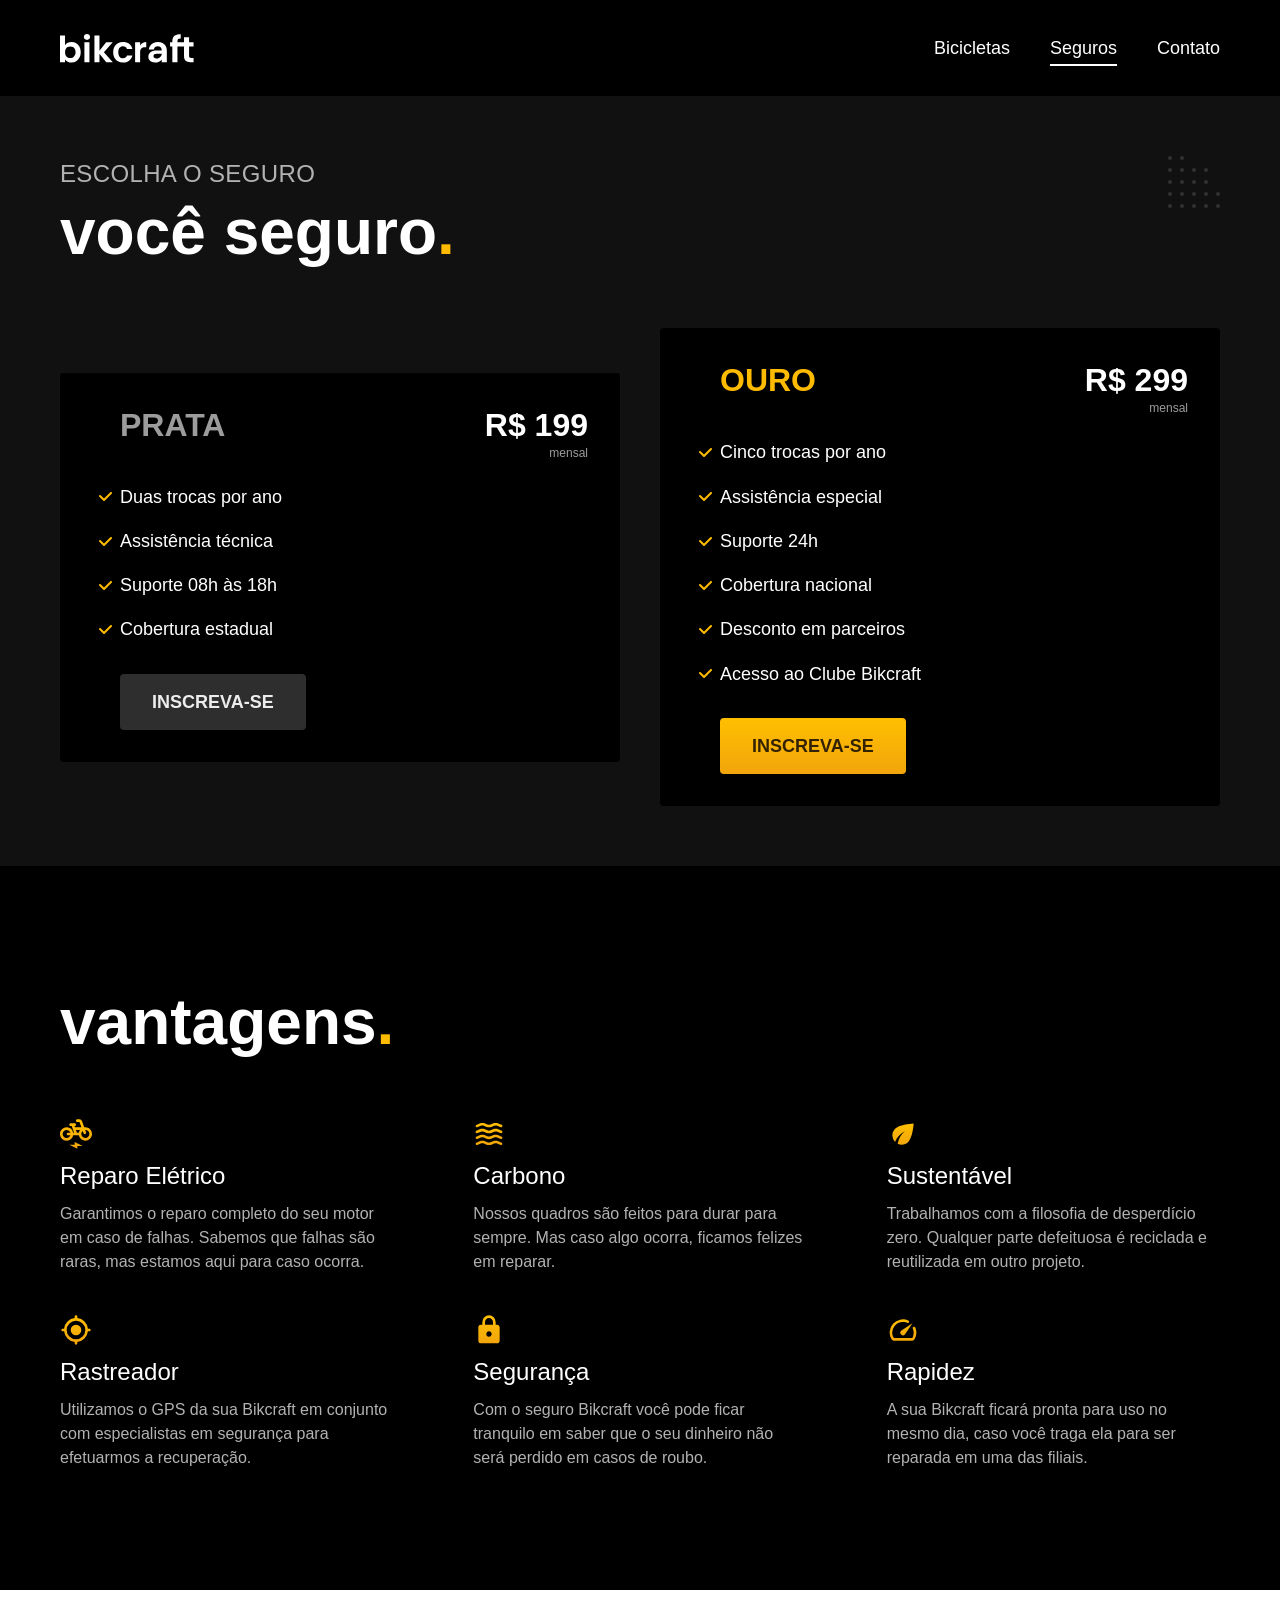
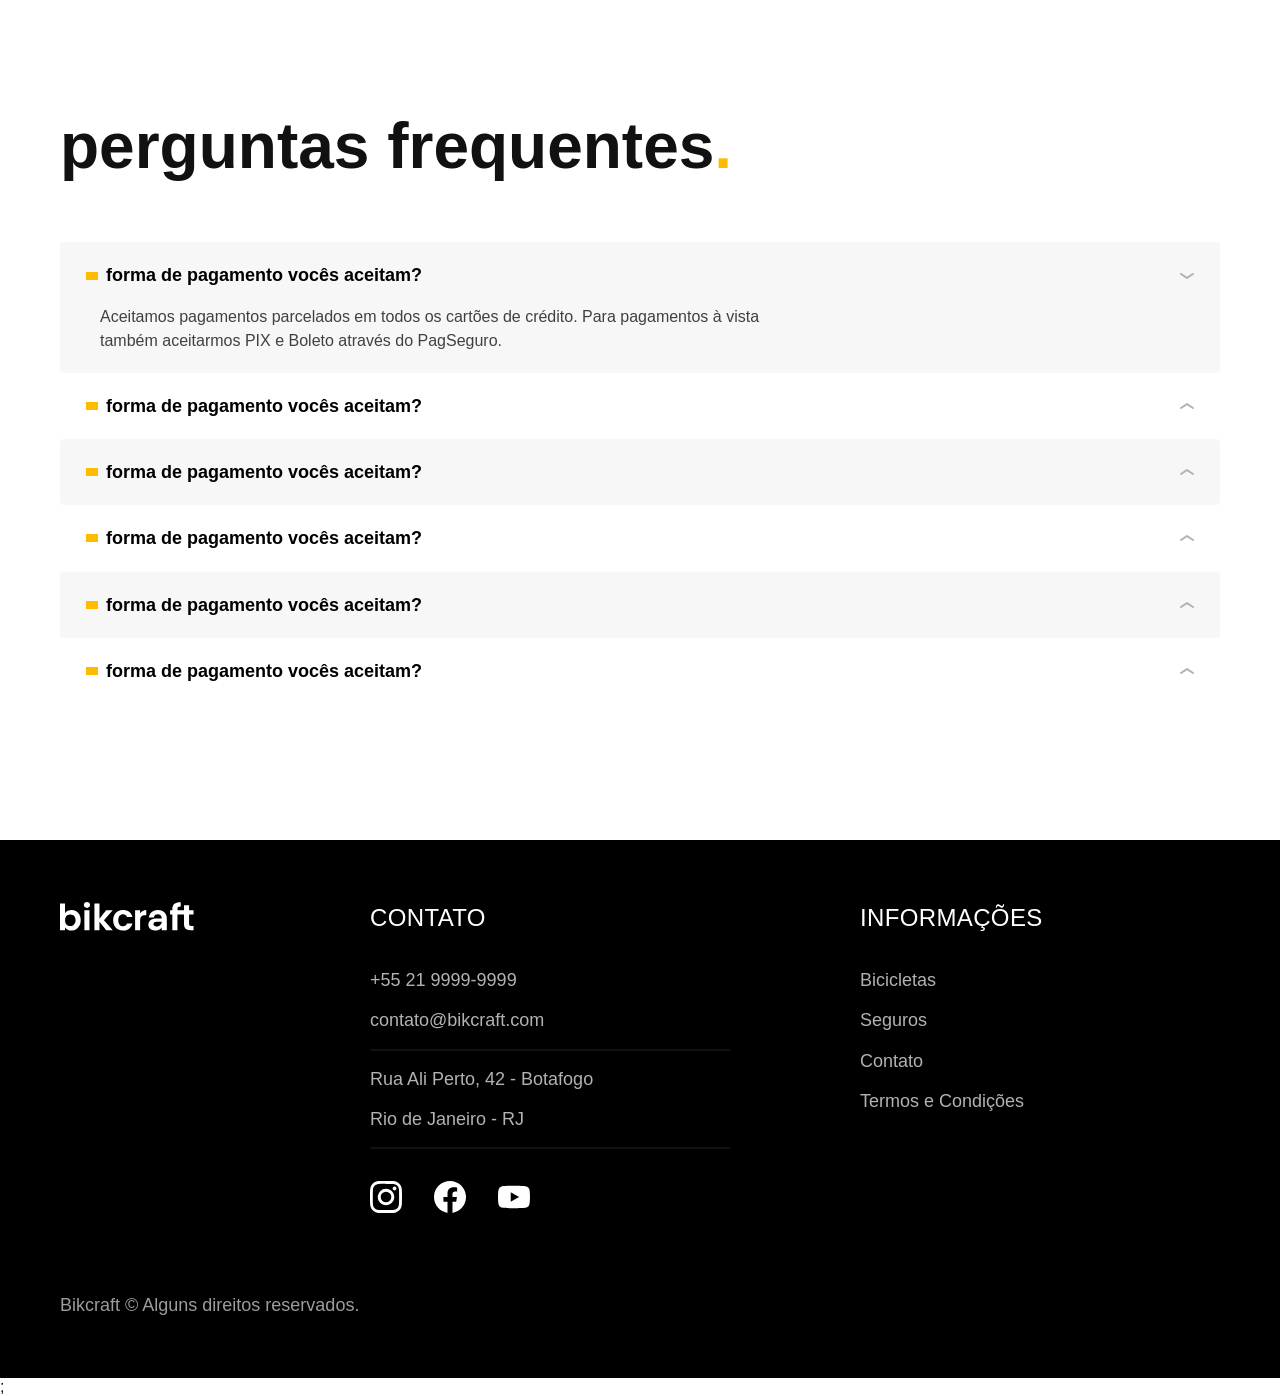
<file: seguros.html>
<!DOCTYPE html>
<html lang="pt-br">

<head>
  <meta charset="UTF-8">
  <meta name="viewport" content="width=device-width, initial-scale=1.0">

  <title>Seguros | Bikcraft</title>
  <meta name="description" content="Seguros.">

  <link rel="shortcut icon" href="./favicon.svg" type="image/svg+xml">
  <link rel="preload" href="./css/style.css" as="style">
  <link rel="stylesheet" href="./css/style.css">
  <script>document.documentElement.classList.add("js")</script>
</head>

<body id="seguros">
  <header class="header-bg">
    <div class="header container">
      <a href="./">
        <img src="./img/bikcraft.svg" alt="Bikcraft">
      </a>

      <nav aria-label="primaria">
        <ul class="header-menu font-1-m cor-0">
          <li><a href="./bicicletas.html">Bicicletas</a></li>
          <li><a href="./seguros.html">Seguros</a></li>
          <li><a href="./contato.html">Contato</a></li>
        </ul>
      </nav>
    </div>
  </header>

  <main class="seguros-bg">
    <div class="titulo-bg">
      <div class="titulo container">
        <p class="font-2-l-b cor-5">Escolha o seguro</p>
        <h1 class="font-1-xxl cor-0">você seguro<span class="cor-p1">.</span></h1>
      </div>
    </div>

    <div class="seguros container anime">

      <div class="seguros-item fadeInRight"  data-anime="200">
        <h3 class="font-1-xl cor-6">PRATA</h3>
        <span class="font-1-xl cor-0">R$ 199 <span class="font-1-xs cor-6">mensal</span></span>
        <ul class="font-2-m cor-0">
          <li>Duas trocas por ano</li>
          <li>Assistência técnica</li>
          <li>Suporte 08h às 18h</li>
          <li>Cobertura estadual</li>
        </ul>
        <a class="botao secundario" href="./orcamento.html?tipo=seguro&produto=prata">Inscreva-se</a>
      </div>

      <div class="seguros-item fadeInLeft" data-anime="400" >
        <h3 class="font-1-xl cor-p1">OURO</h3>
        <span class="font-1-xl cor-0">R$ 299 <span class="font-1-xs cor-6">mensal</span></span>
        <ul class="font-2-m cor-0">
          <li>Cinco trocas por ano</li>
          <li>Assistência especial</li>
          <li>Suporte 24h</li>
          <li>Cobertura nacional</li>
          <li>Desconto em parceiros</li>
          <li>Acesso ao Clube Bikcraft</li>
        </ul>
        <a class="botao" href="./orcamento.html?tipo=seguro&produto=ouro">Inscreva-se</a>
      </div>
    </div>
  </main>

  <article class="vantagens-bg">
    <div class="vantagens container">
      <h2 class="font-1-xxl cor-0">vantagens<span class="cor-p1">.</span></h2>
      <ul>
        <li>
          <img src="./img/icones/eletrica.svg" alt="">
          <h3 class="font-1-l cor-0">Reparo Elétrico</h3>
          <p class="font-2-s cor-5">Garantimos o reparo completo do seu motor em caso de falhas. Sabemos que falhas são raras, mas estamos aqui para caso ocorra.</p>
        </li>
        <li>
          <img src="./img/icones/carbono.svg" alt="">
          <h3 class="font-1-l cor-0">Carbono</h3>
          <p class="font-2-s cor-5">Nossos quadros são feitos para durar para sempre. Mas caso algo ocorra, ficamos felizes em reparar.</p>
        </li>
        <li>
          <img src="./img/icones/sustentavel.svg" alt="">
          <h3 class="font-1-l cor-0">Sustentável</h3>
          <p class="font-2-s cor-5">Trabalhamos com a filosofia de desperdício zero. Qualquer parte defeituosa é reciclada e reutilizada em outro projeto.</p>
        </li>
        <li>
          <img src="./img/icones/rastreador.svg" alt="">
          <h3 class="font-1-l cor-0">Rastreador</h3>
          <p class="font-2-s cor-5">Utilizamos o GPS da sua Bikcraft em conjunto com especialistas em segurança para efetuarmos a recuperação.</p>
        </li>
        <li>
          <img src="./img/icones/seguro.svg" alt="">
          <h3 class="font-1-l cor-0">Segurança</h3>
          <p class="font-2-s cor-5">Com o seguro Bikcraft você pode ficar tranquilo em saber que o seu dinheiro não será perdido em casos de roubo.</p>
        </li>
        <li>
          <img src="./img/icones/velocidade.svg" alt="">
          <h3 class="font-1-l cor-0">Rapidez</h3>
          <p class="font-2-s cor-5">A sua Bikcraft ficará pronta para uso no mesmo dia, caso você traga ela para ser reparada em uma das filiais.</p>
        </li>
      </ul>
    </div>
  </article>

  <article class="perguntas container">
    <h2 class="font-1-xxl">perguntas frequentes<span class="cor-p1">.</span></h2>

    <dl>
      <div>
        <dt><button class="font-1-m-b ativa" aria-controls="pergunta1" aria-expanded="true">forma de pagamento vocês aceitam?</button></dt>
        <dd id="pergunta1" class="font-2-s cor-9 ativa">Aceitamos pagamentos parcelados em todos os cartões de crédito. Para pagamentos à vista também aceitarmos PIX e Boleto através do PagSeguro.</dd>
      </div>
      <div>
        <dt><button class="font-1-m-b" aria-controls="pergunta2" aria-expanded="false">forma de pagamento vocês aceitam?</button></dt>
        <dd id="pergunta2" class="font-2-s cor-9">Aceitamos pagamentos parcelados em todos os cartões de crédito. Para pagamentos à vista também aceitarmos PIX e Boleto através do PagSeguro.</dd>
      </div>
      <div>
        <dt><button class="font-1-m-b" aria-controls="pergunta3" aria-expanded="false">forma de pagamento vocês aceitam?</button></dt>
        <dd id="pergunta3" class="font-2-s cor-9">Aceitamos pagamentos parcelados em todos os cartões de crédito. Para pagamentos à vista também aceitarmos PIX e Boleto através do PagSeguro.</dd>
      </div>
      <div>
        <dt><button class="font-1-m-b" aria-controls="pergunta4" aria-expanded="false">forma de pagamento vocês aceitam?</button></dt>
        <dd id="pergunta4" class="font-2-s cor-9">Aceitamos pagamentos parcelados em todos os cartões de crédito. Para pagamentos à vista também aceitarmos PIX e Boleto através do PagSeguro.</dd>
      </div>
      <div>
        <dt><button class="font-1-m-b" aria-controls="pergunta5" aria-expanded="false">forma de pagamento vocês aceitam?</button></dt>
        <dd id="pergunta5" class="font-2-s cor-9">Aceitamos pagamentos parcelados em todos os cartões de crédito. Para pagamentos à vista também aceitarmos PIX e Boleto através do PagSeguro.</dd>
      </div>
      <div>
        <dt><button class="font-1-m-b"aria-controls="pergunta6" aria-expanded="false">forma de pagamento vocês aceitam?</button></dt>
        <dd id="pergunta6" class="font-2-s cor-9">Aceitamos pagamentos parcelados em todos os cartões de crédito. Para pagamentos à vista também aceitarmos PIX e Boleto através do PagSeguro.</dd>
      </div>
    </dl>
  </article>

  <footer class="footer-bg">
    <div class="footer container">
      <img src="./img/bikcraft.svg" alt="Bikcraft">
      <div class="footer-contato">
        <h3 class="font-2-l-b cor-0">Contato</h3>
        <ul class="font-2-m cor-5">
          <li><a href="tel:+552199999999">+55 21 9999-9999</a></li>
          <li><a href="mailto:contato@bikcraft.com">contato@bikcraft.com</a></li>
          <li>Rua Ali Perto, 42 - Botafogo</li>
          <li>Rio de Janeiro - RJ</li>
        </ul>
        <div class="footer-redes">
          <a href="./">
            <img src="./img/redes/instagram.svg" alt="Instagram">
          </a>
          <a href="./">
            <img src="./img/redes/facebook.svg" alt="Facebook">
          </a>
          <a href="./">
            <img src="./img/redes/youtube.svg" alt="Youtube">
          </a>
        </div>
      </div>
      <div class="footer-informacoes">
        <h3 class="font-2-l-b cor-0">Informações</h3>
        <nav>
          <ul class="font-1-m cor-5">
            <li><a href="./bicicletas.html">Bicicletas</a></li>
            <li><a href="./seguros.html">Seguros</a></li>
            <li><a href="./contato.html">Contato</a></li>
            <li><a href="./termos.html">Termos e Condições</a></li>
          </ul>
        </nav>
      </div>
      <p class="footer-copy font-2-m cor-6">Bikcraft © Alguns direitos reservados.</p>
    </div>
  </footer>
  <script src="./js/plugins/simple-anime.js"></script>;
  <script src="./js/script.js"></script>
</body>

</html>
</file>
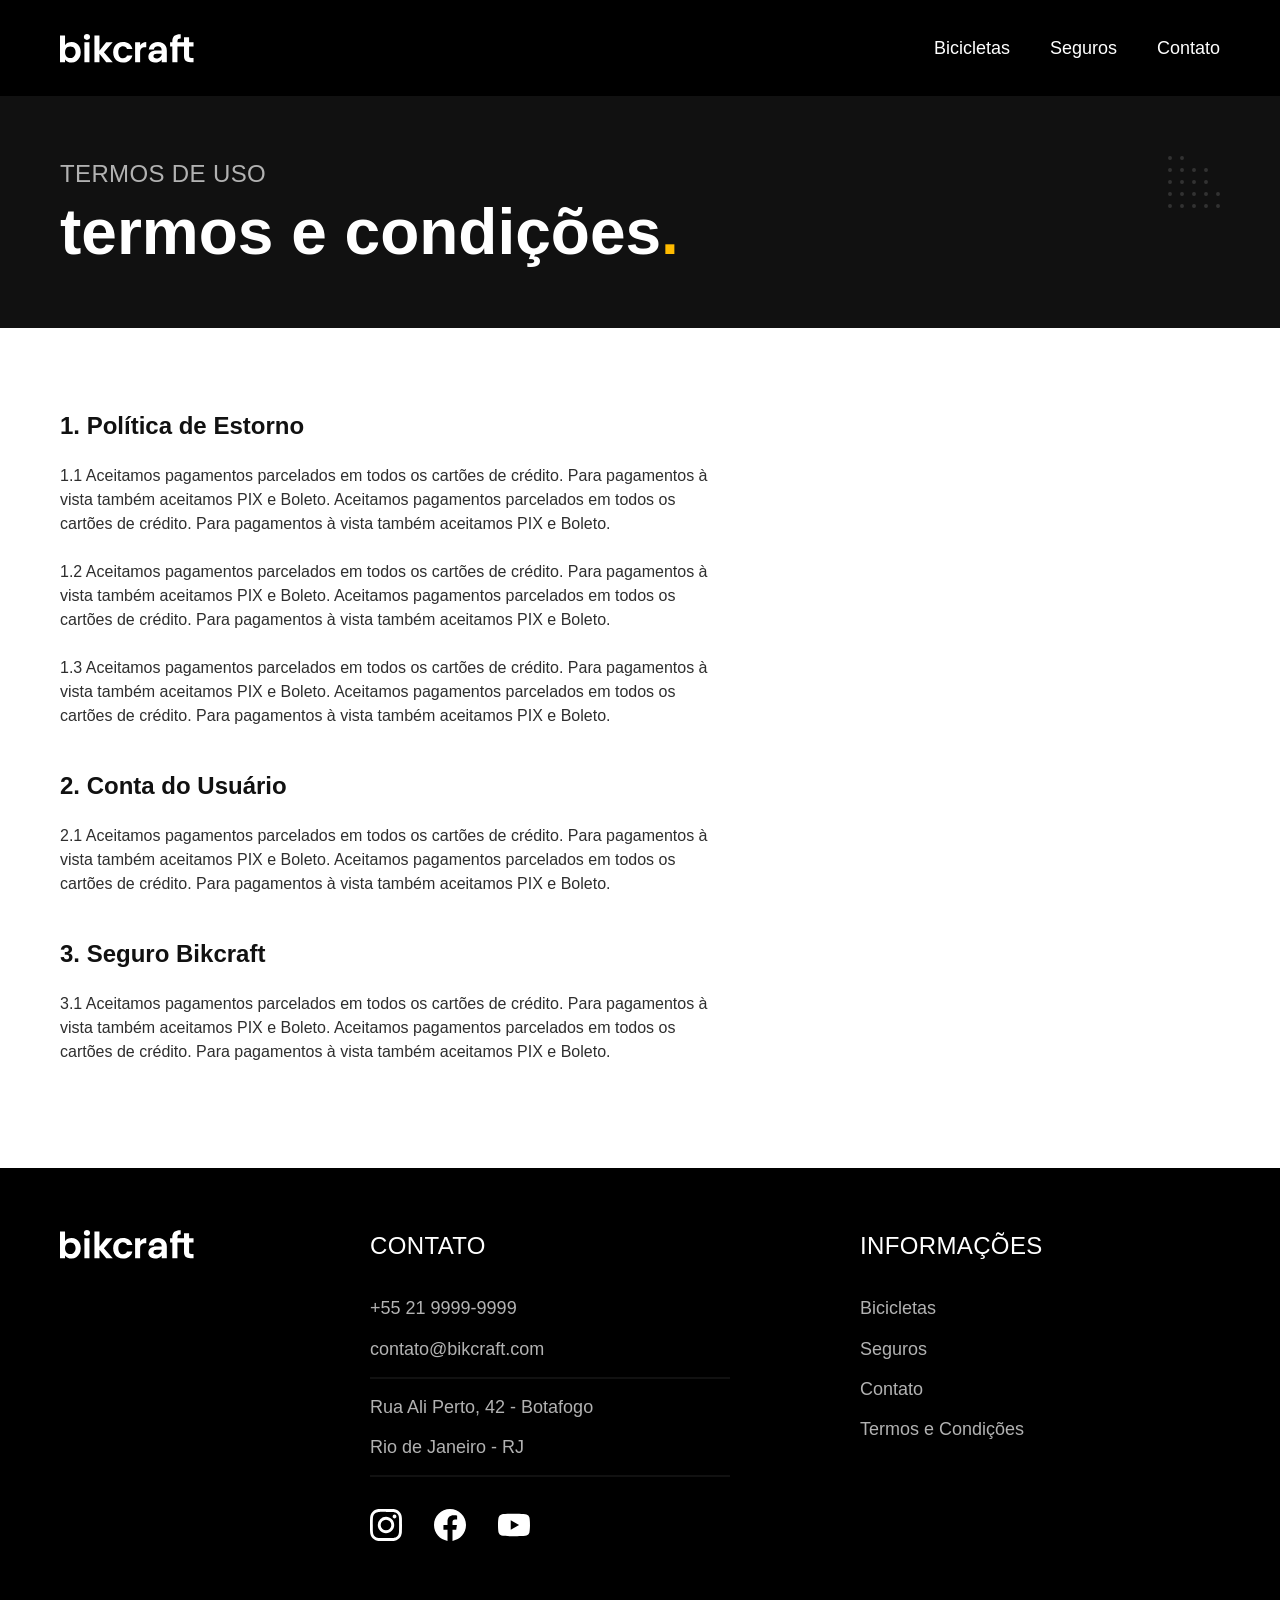
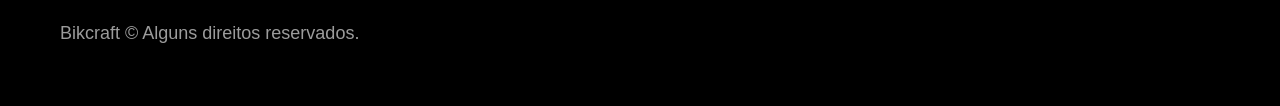
<file: termos.html>
<!DOCTYPE html>
<html lang="pt-br">

<head>
  <meta charset="UTF-8">
  <meta name="viewport" content="width=device-width, initial-scale=1.0">

  <title>Termos e Condições | Bikcraft</title>
  <meta name="description" content="Termos e condições.">

  <link rel="shortcut icon" href="./favicon.svg" type="image/svg+xml">
  <link rel="preload" href="./css/style.css" as="style">
  <link rel="stylesheet" href="./css/style.css">
  <script>document.documentElement.classList.add("js")</script>
</head>

<body id="termos">
  <header class="header-bg">
    <div class="header container">
      <a href="./">
        <img src="./img/bikcraft.svg" alt="Bikcraft">
      </a>

      <nav aria-label="primaria">
        <ul class="header-menu font-1-m cor-0">
          <li><a href="./bicicletas.html">Bicicletas</a></li>
          <li><a href="./seguros.html">Seguros</a></li>
          <li><a href="./contato.html">Contato</a></li>
        </ul>
      </nav>
    </div>
  </header>

  <main>
    <div class="titulo-bg">
      <div class="titulo container">
        <p class="font-2-l-b cor-5">Termos de uso</p>
        <h1 class="font-1-xxl cor-0">termos e condições<span class="cor-p1">.</span></h1>
      </div>
    </div>

    <div class="termos font-2-s cor-10 container">
      <h2 class="font-1-l cor-11">1. Política de Estorno</h2>
      <p>1.1 Aceitamos pagamentos parcelados em todos os cartões de crédito. Para pagamentos à vista também aceitamos PIX e Boleto. Aceitamos pagamentos parcelados em todos os cartões de crédito. Para pagamentos à vista também aceitamos PIX e Boleto.</p>
      <p>1.2 Aceitamos pagamentos parcelados em todos os cartões de crédito. Para pagamentos à vista também aceitamos PIX e Boleto. Aceitamos pagamentos parcelados em todos os cartões de crédito. Para pagamentos à vista também aceitamos PIX e Boleto.</p>
      <p>1.3 Aceitamos pagamentos parcelados em todos os cartões de crédito. Para pagamentos à vista também aceitamos PIX e Boleto. Aceitamos pagamentos parcelados em todos os cartões de crédito. Para pagamentos à vista também aceitamos PIX e Boleto.</p>
      <h2 class="font-1-l cor-11">2. Conta do Usuário</h2>
      <p>2.1 Aceitamos pagamentos parcelados em todos os cartões de crédito. Para pagamentos à vista também aceitamos PIX e Boleto. Aceitamos pagamentos parcelados em todos os cartões de crédito. Para pagamentos à vista também aceitamos PIX e Boleto.</p>
      <h2 class="font-1-l cor-11">3. Seguro Bikcraft</h2>
      <p>3.1 Aceitamos pagamentos parcelados em todos os cartões de crédito. Para pagamentos à vista também aceitamos PIX e Boleto. Aceitamos pagamentos parcelados em todos os cartões de crédito. Para pagamentos à vista também aceitamos PIX e Boleto.</p>
    </div>
  </main>

  <footer class="footer-bg">
    <div class="footer container">
      <img src="./img/bikcraft.svg" alt="Bikcraft">
      <div class="footer-contato">
        <h3 class="font-2-l-b cor-0">Contato</h3>
        <ul class="font-2-m cor-5">
          <li><a href="tel:+552199999999">+55 21 9999-9999</a></li>
          <li><a href="mailto:contato@bikcraft.com">contato@bikcraft.com</a></li>
          <li>Rua Ali Perto, 42 - Botafogo</li>
          <li>Rio de Janeiro - RJ</li>
        </ul>
        <div class="footer-redes">
          <a href="./">
            <img src="./img/redes/instagram.svg" alt="Instagram">
          </a>
          <a href="./">
            <img src="./img/redes/facebook.svg" alt="Facebook">
          </a>
          <a href="./">
            <img src="./img/redes/youtube.svg" alt="Youtube">
          </a>
        </div>
      </div>
      <div class="footer-informacoes">
        <h3 class="font-2-l-b cor-0">Informações</h3>
        <nav>
          <ul class="font-1-m cor-5">
            <li><a href="./bicicletas.html">Bicicletas</a></li>
            <li><a href="./seguros.html">Seguros</a></li>
            <li><a href="./contato.html">Contato</a></li>
            <li><a href="./termos.html">Termos e Condições</a></li>
          </ul>
        </nav>
      </div>
      <p class="footer-copy font-2-m cor-6">Bikcraft © Alguns direitos reservados.</p>
    </div>
  </footer>
  <script src="./js/script.js"></script>
</body>

</html>
</file>
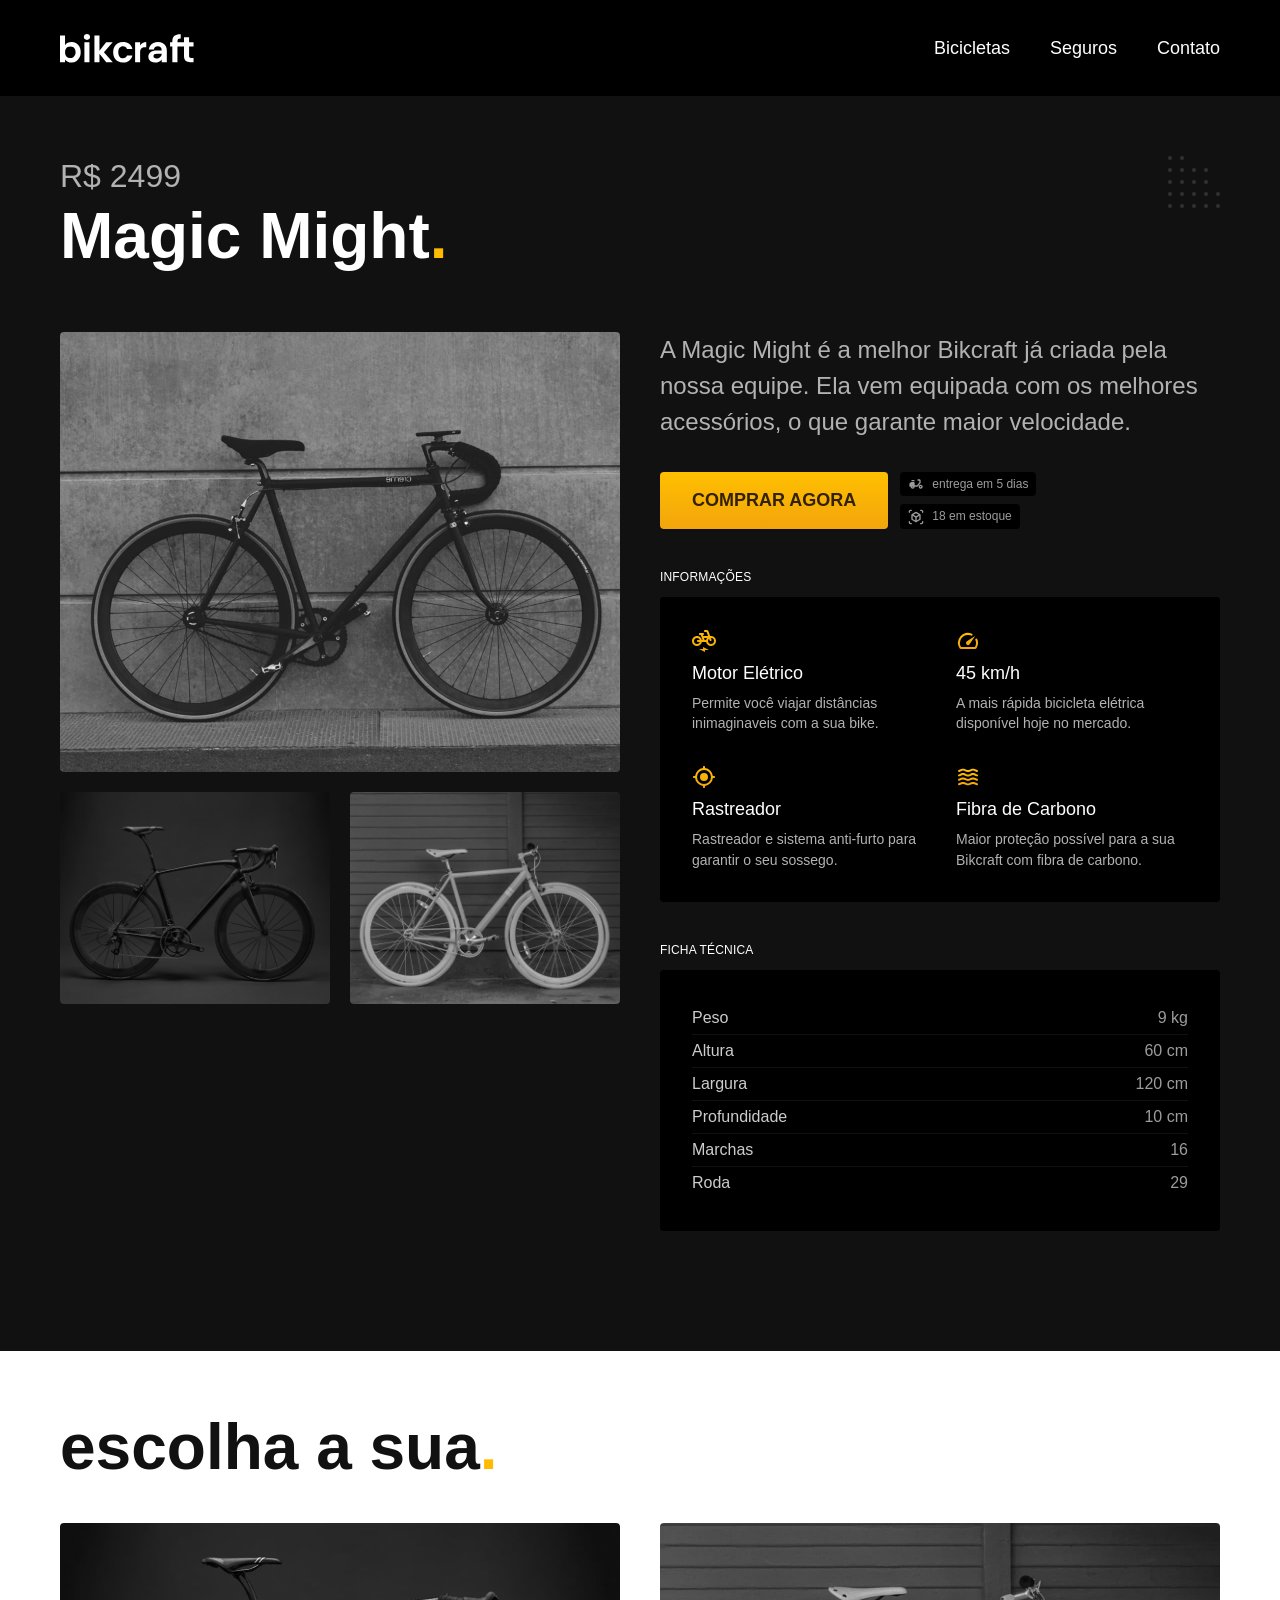
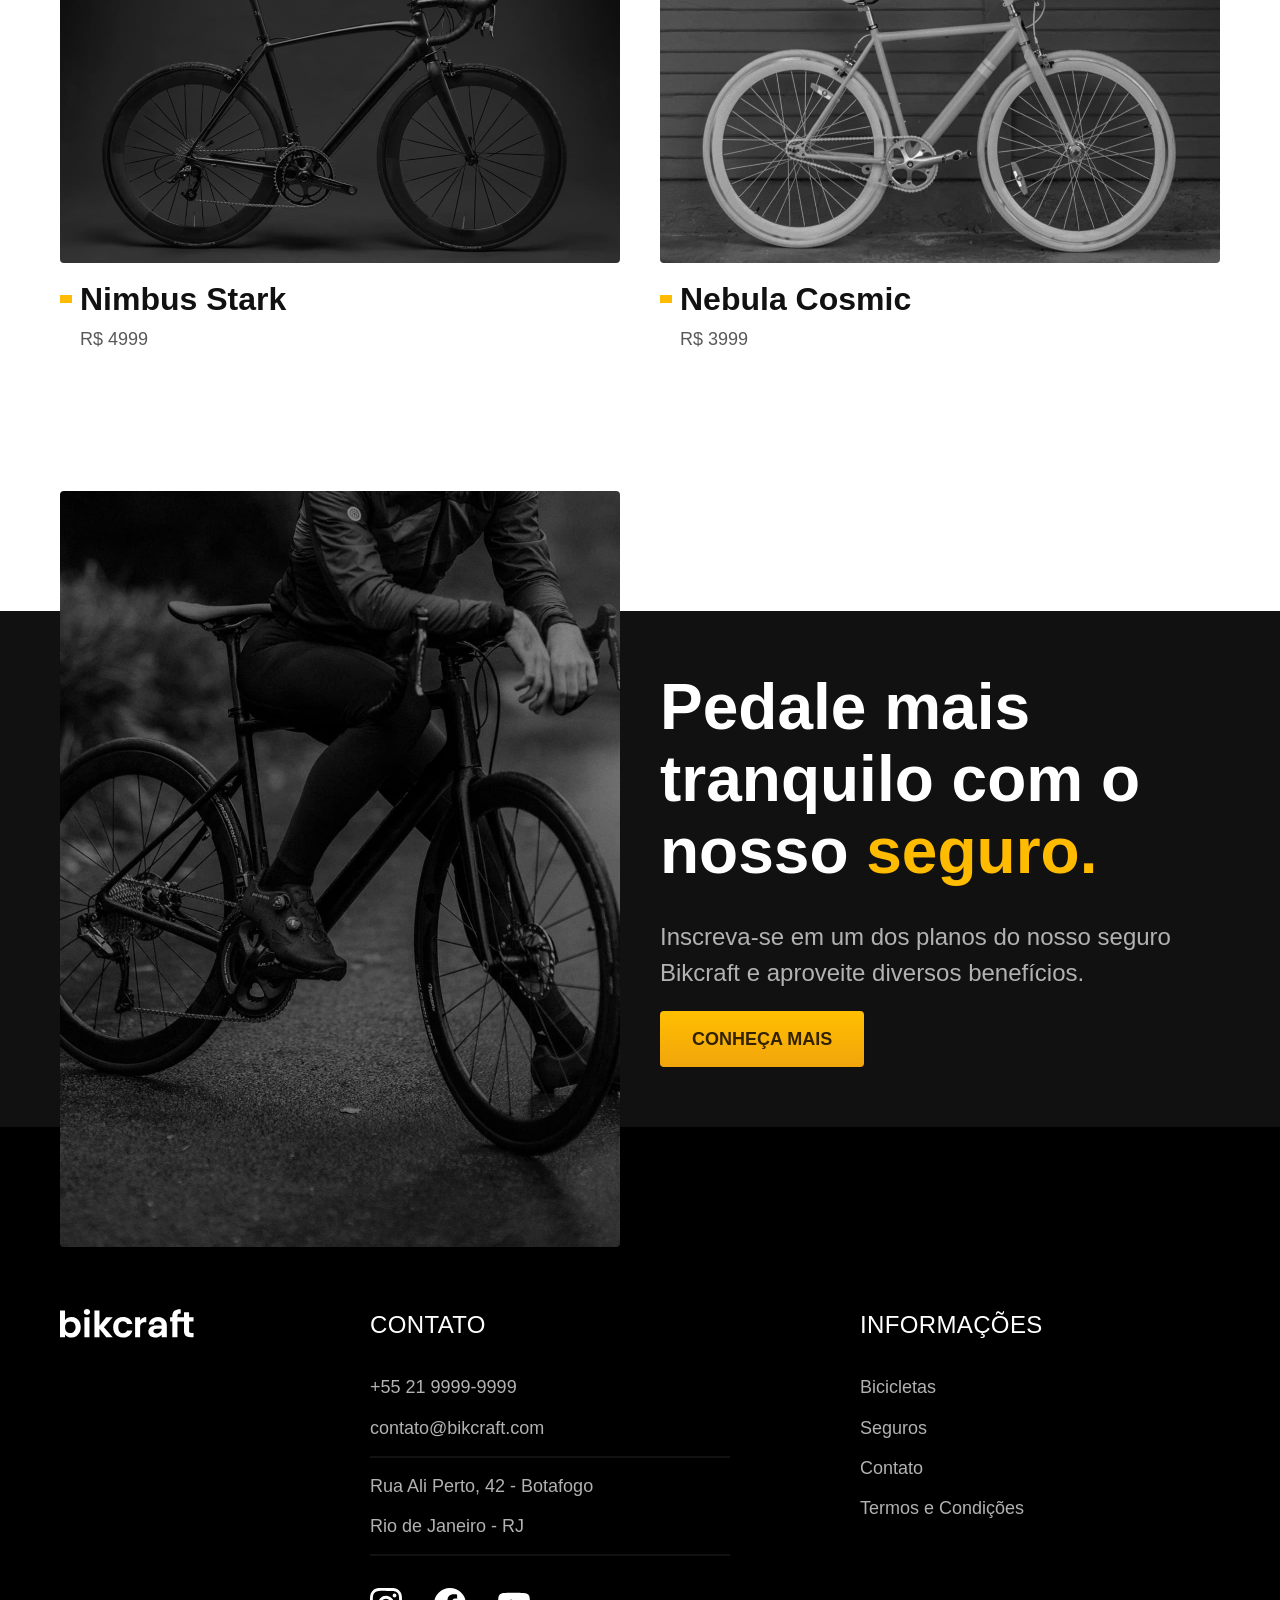
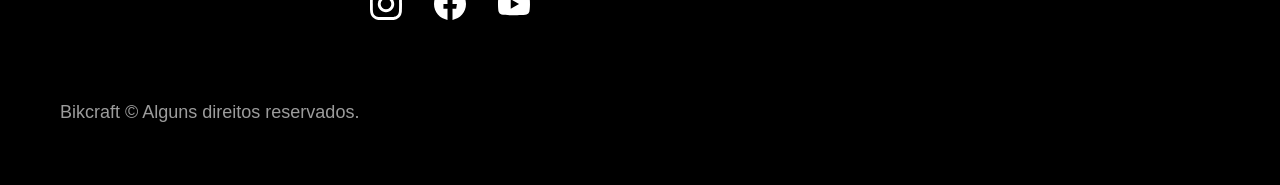
<file: bicicletas/magic.html>
<!DOCTYPE html>
<html lang="pt-br">

<head>
  <meta charset="UTF-8">
  <meta name="viewport" content="width=device-width, initial-scale=1.0">

  <title>Magic | Bikcraft</title>
  <meta name="description" content="Magic.">

  <link rel="preload" href="../css/style.css" as="style">
  <link rel="stylesheet" href="../css/style.css">
  <script>document.documentElement.classList.add("js")</script>
</head>

<body id="bicicleta">
  <header class="header-bg">
    <div class="header container">
      <a href="../">
        <img src="../img/bikcraft.svg" alt="Bikcraft">
      </a>

      <nav aria-label="primaria">
        <ul class="header-menu font-1-m cor-0">
          <li><a href="../bicicletas.html">Bicicletas</a></li>
          <li><a href="../seguros.html">Seguros</a></li>
          <li><a href="../contato.html">Contato</a></li>
        </ul>
      </nav>
    </div>
  </header>

  <main class="titulo-bg">
    <div>
      <div class="titulo container">
        <p class="font-2-xl cor-5">R$ 2499</p>
        <h1 class="font-1-xxl cor-0">Magic Might<span class="cor-p1">.</span></h1>
      </div>
    </div>
    <div class="bicicleta container">
      <div class="bicicleta-imagens">
        <img src="../img/bicicleta/nimbus2.jpg" alt="bicicleta 1">
        <img src="../img/bicicleta/nimbus1.jpg" alt="bicicleta 2">
        <img src="../img/bicicleta/nimbus3.jpg" alt="bicicleta 3 ">
      </div>
      <div class="bicicleta-conteudo">
        <p class="font-2-l cor-5">A Magic Might é a melhor Bikcraft já criada pela nossa equipe. Ela vem equipada com os melhores acessórios, o que garante maior velocidade.</p>
        <div class="bicicleta-comprar">
          <a class="botao" href="../orcamento.html?tipo=bikcraft&produto=magic">Comprar Agora</a>
          <span class="font-1-xs cor-6"><img src="../img/icones/entrega.svg" alt=""> entrega em 5 dias</span>
          <span class="font-1-xs cor-6"><img src="../img/icones/estoque.svg" alt=""> 18 em estoque</span>
        </div>

        <h2 class="font-1-xs cor-0">Informações</h2>
        <ul class="bicicleta-informacoes">
          <li>
            <img src="../img/icones/eletrica.svg" alt="">
            <h3 class="font-1-m cor-0">Motor Elétrico</h3>
            <p class="font-2-xs cor-5">Permite você viajar distâncias inimaginaveis com a sua bike.</p>
          </li>
          <li>
            <img src="../img/icones/velocidade.svg" alt="">
            <h3 class="font-1-m cor-0">45 km/h</h3>
            <p class="font-2-xs cor-5">A mais rápida bicicleta elétrica disponível hoje no mercado.</p>
          </li>
          <li>
            <img src="../img/icones/rastreador.svg" alt="">
            <h3 class="font-1-m cor-0">Rastreador</h3>
            <p class="font-2-xs cor-5">Rastreador e sistema anti-furto para garantir o seu sossego.</p>
          </li>
          <li>
            <img src="../img/icones/carbono.svg" alt="">
            <h3 class="font-1-m cor-0">Fibra de Carbono</h3>
            <p class="font-2-xs cor-5">Maior proteção possível para a sua Bikcraft com fibra de carbono.</p>
          </li>
        </ul>
        <h2 class="font-1-xs cor-0">Ficha Técnica</h2>
        <ul class="bicicleta-ficha font-2-s cor-4">
          <li>Peso <span>9 kg</span></li>
          <li>Altura <span>60 cm</span></li>
          <li>Largura <span>120 cm</span></li>
          <li>Profundidade <span>10 cm</span></li>
          <li>Marchas <span>16</span></li>
          <li>Roda <span>29</span></li>
        </ul>
      </div>
    </div>
  </main>

  <article class="bicicletas-lista container">
    <h2 class="font-1-xxl">escolha a sua<span class="cor-p1">.</span></h2>

    <ul>
      <li>
        <a href="./nimbus.html">
          <img src="../img/bicicletas/nimbus.jpg" alt="Bicicleta preta">
          <h3 class="font-1-xl">Nimbus Stark</h3>
          <span class="font-2-m cor-8">R$ 4999</span>
        </a>
      </li>
      <li>
        <a href="./nebula.html">
          <img src="../img/bicicletas/nebula.jpg" alt="Bicicleta preta">
          <h3 class="font-1-xl">Nebula Cosmic</h3>
          <span class="font-2-m cor-8">R$ 3999</span>
        </a>
      </li>
    </ul>
  </article>

  <article class="seguro-bg">
    <div class="seguro container">
      <div class="seguro-imagem">
        <img src="../img/fotos/seguros.jpg" alt="Pessoa parada em cima de uma bicicleta.">
      </div>
      <div class="seguro-conteudo">
        <h2 class="font-1-xxl cor-0">Pedale mais tranquilo com o nosso <span class="cor-p1">seguro.</span></h2>
        <p class="font-2-l cor-5">Inscreva-se em um dos planos do nosso seguro Bikcraft e aproveite diversos benefícios.</p>
        <a class="botao" href="../seguros.html">Conheça Mais</a>
      </div>
    </div>
  </article>

  <footer class="footer-bg">
    <div class="footer container">
      <img src="../img/bikcraft.svg" alt="Bikcraft">
      <div class="footer-contato">
        <h3 class="font-2-l-b cor-0">Contato</h3>
        <ul class="font-2-m cor-5">
          <li><a href="tel:+552199999999">+55 21 9999-9999</a></li>
          <li><a href="mailto:contato@bikcraft.com">contato@bikcraft.com</a></li>
          <li>Rua Ali Perto, 42 - Botafogo</li>
          <li>Rio de Janeiro - RJ</li>
        </ul>
        <div class="footer-redes">
          <a href="../">
            <img src="../img/redes/instagram.svg" alt="Instagram">
          </a>
          <a href="../">
            <img src="../img/redes/facebook.svg" alt="Facebook">
          </a>
          <a href="../">
            <img src="../img/redes/youtube.svg" alt="Youtube">
          </a>
        </div>
      </div>
      <div class="footer-informacoes">
        <h3 class="font-2-l-b cor-0">Informações</h3>
        <nav>
          <ul class="font-1-m cor-5">
            <li><a href="../bicicletas.html">Bicicletas</a></li>
            <li><a href="../seguros.html">Seguros</a></li>
            <li><a href="../contato.html">Contato</a></li>
            <li><a href="../termos.html">Termos e Condições</a></li>
          </ul>
        </nav>
      </div>
      <p class="footer-copy font-2-m cor-6">Bikcraft © Alguns direitos reservados.</p>
    </div>
  </footer>
  <script src="../js/script.js"></script>
</body>

</html>
</file>
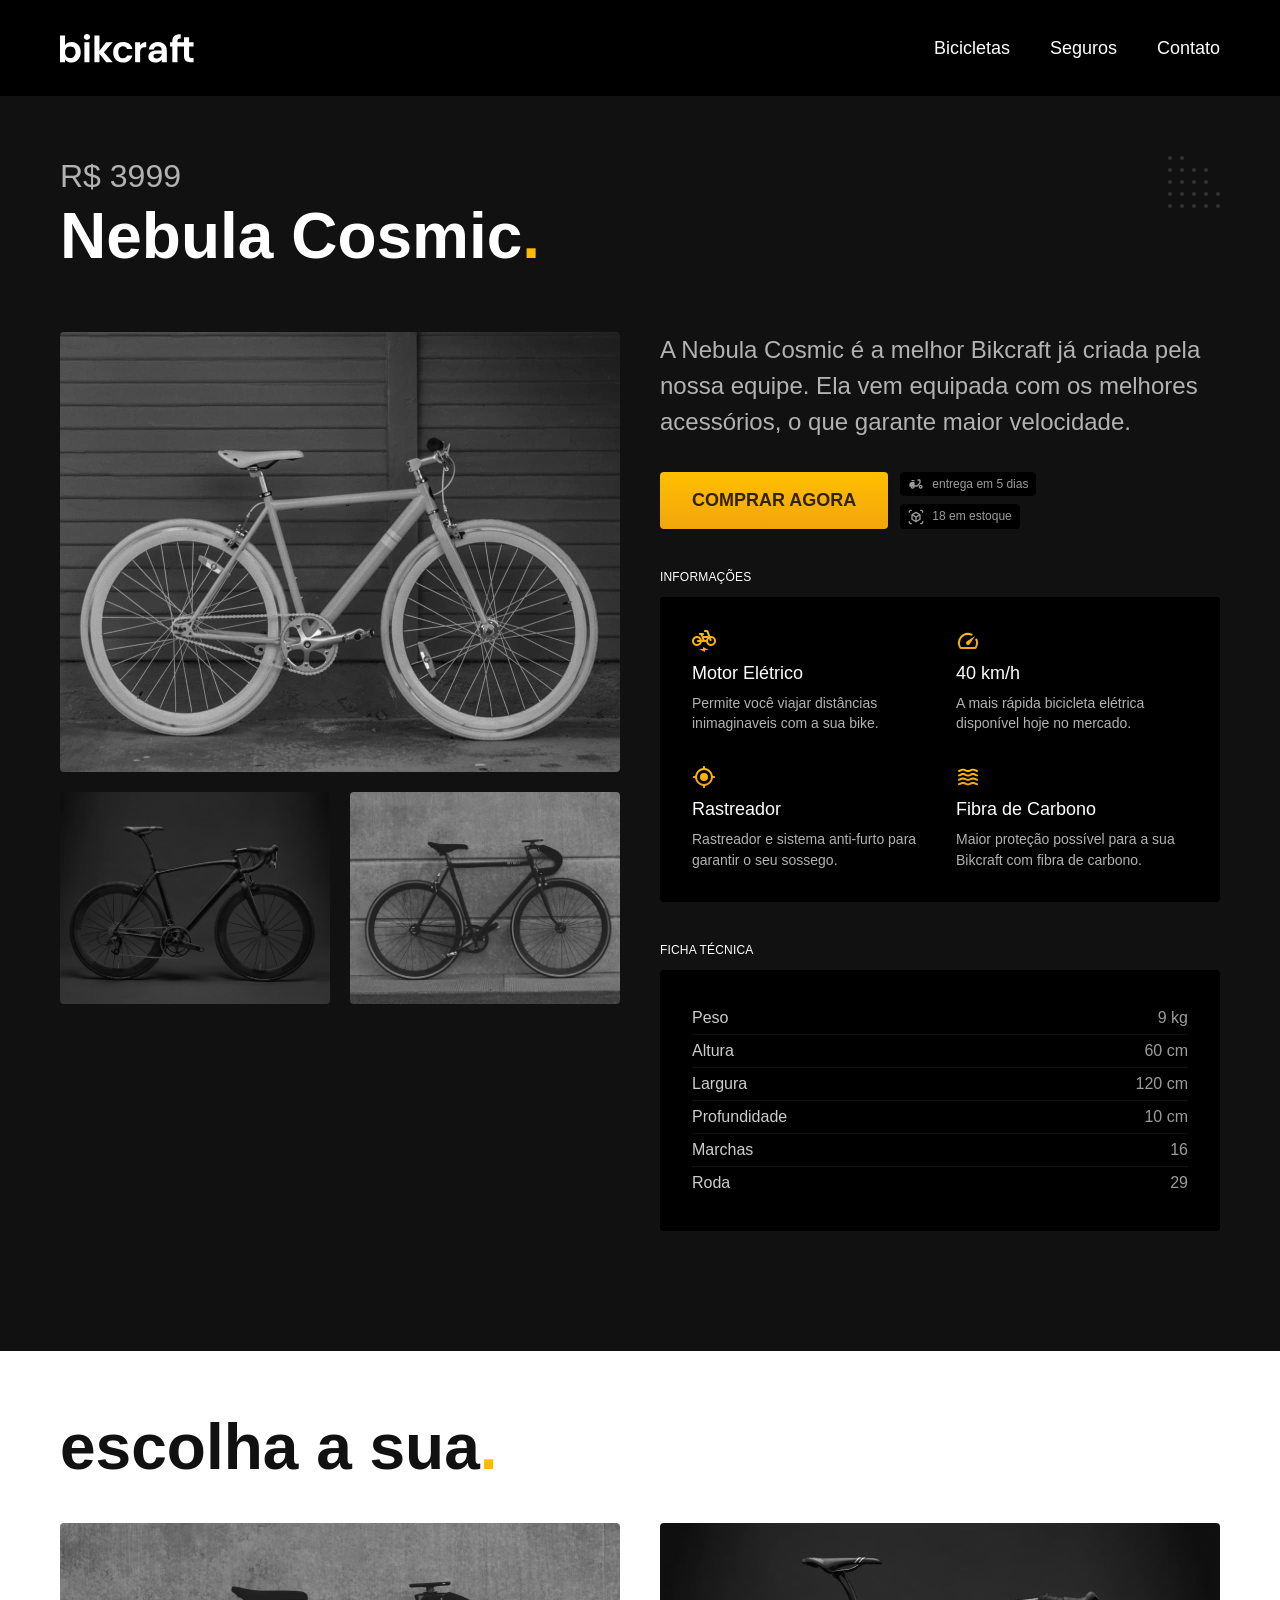
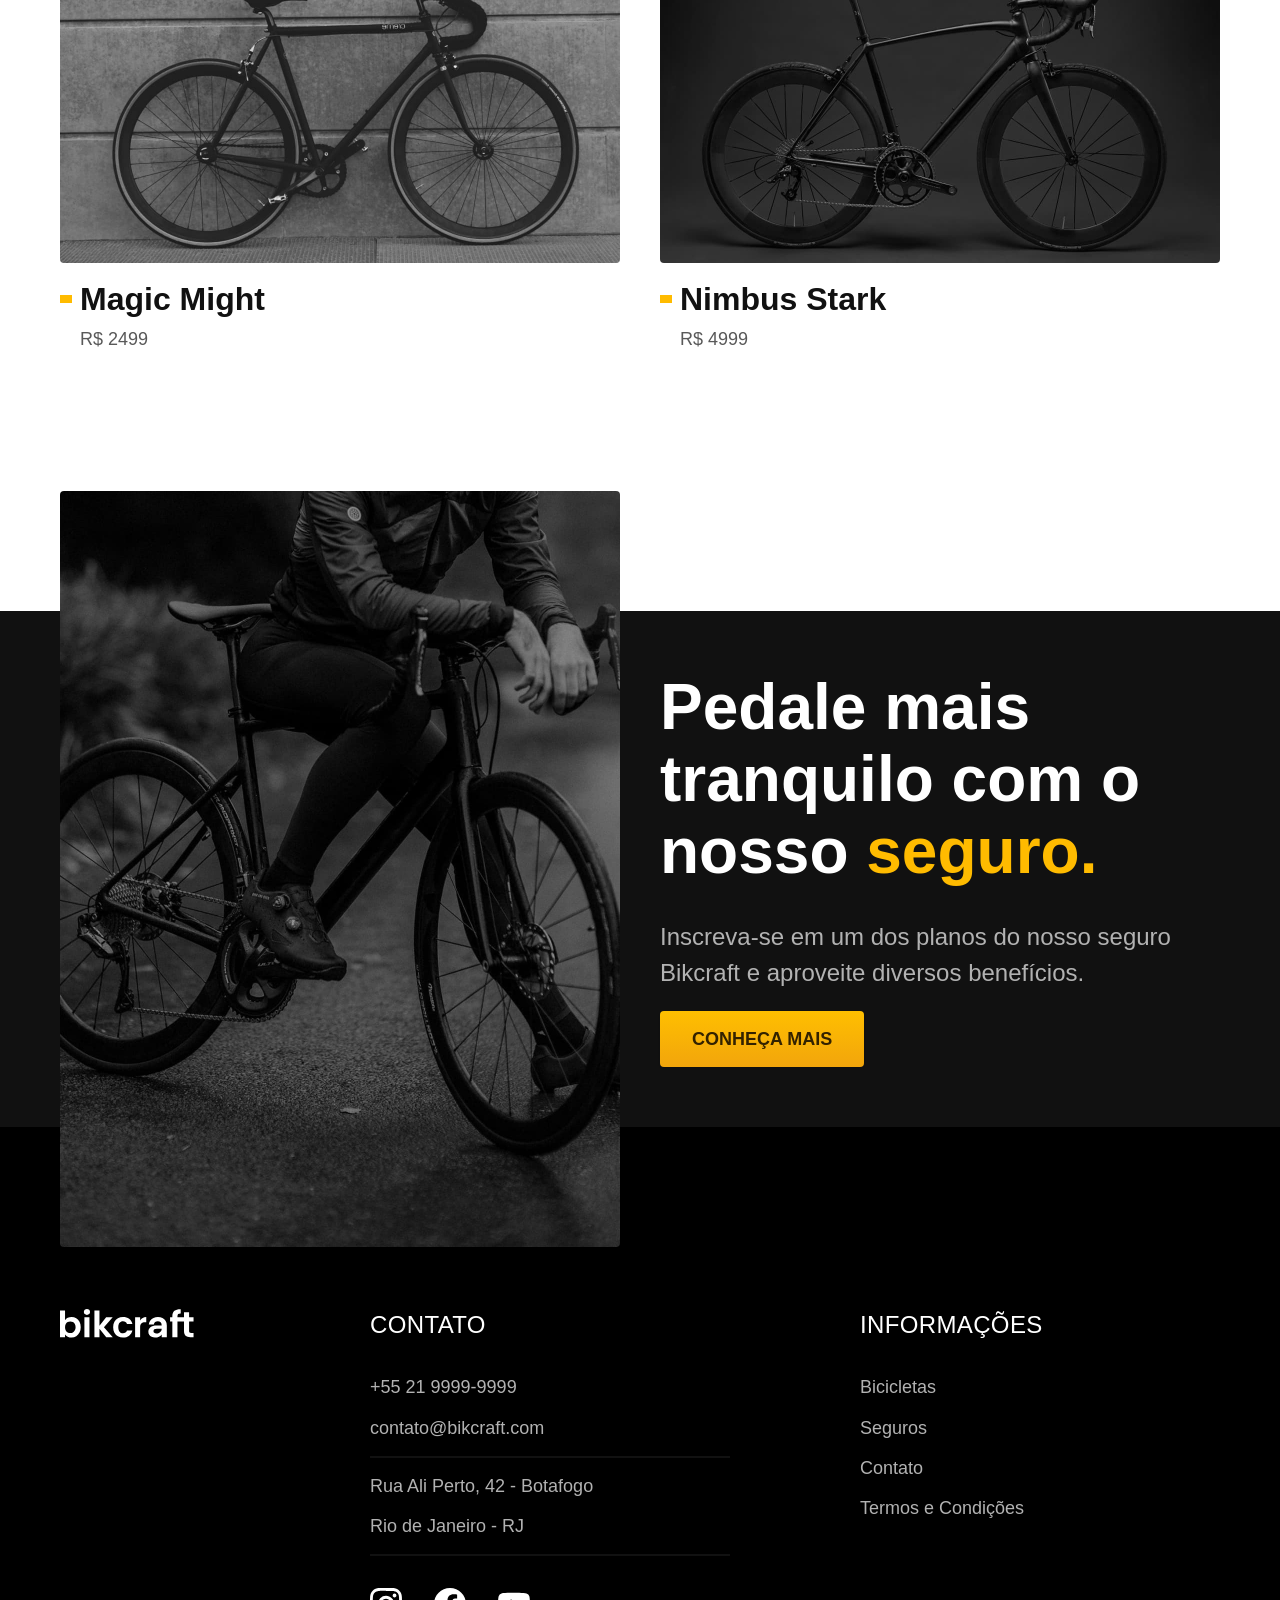
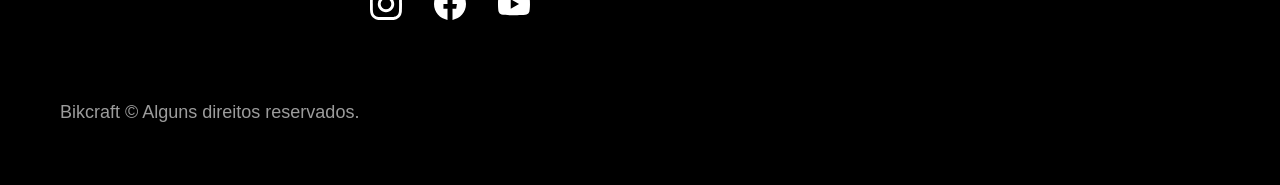
<file: bicicletas/nebula.html>
<!DOCTYPE html>
<html lang="pt-br">

<head>
  <meta charset="UTF-8">
  <meta name="viewport" content="width=device-width, initial-scale=1.0">

  <title>Nebula | Bikcraft</title>
  <meta name="description" content="Nebula.">

  <link rel="preload" href="../css/style.css" as="style">
  <link rel="stylesheet" href="../css/style.css">
  <script>document.documentElement.classList.add("js")</script>
</head>

<body id="bicicleta">
  <header class="header-bg">
    <div class="header container">
      <a href="../">
        <img src="../img/bikcraft.svg" alt="Bikcraft">
      </a>

      <nav aria-label="primaria">
        <ul class="header-menu font-1-m cor-0">
          <li><a href="../bicicletas.html">Bicicletas</a></li>
          <li><a href="../seguros.html">Seguros</a></li>
          <li><a href="../contato.html">Contato</a></li>
        </ul>
      </nav>
    </div>
  </header>

  <main class="titulo-bg">
    <div>
      <div class="titulo container">
        <p class="font-2-xl cor-5">R$ 3999</p>
        <h1 class="font-1-xxl cor-0">Nebula Cosmic<span class="cor-p1">.</span></h1>
      </div>
    </div>
    <div class="bicicleta container">
      <div class="bicicleta-imagens">
        <img src="../img/bicicleta/nimbus3.jpg" alt="">
        <img src="../img/bicicleta/nimbus1.jpg" alt="">
        <img src="../img/bicicleta/nimbus2.jpg" alt="">
      </div>
      <div class="bicicleta-conteudo">
        <p class="font-2-l cor-5">A Nebula Cosmic é a melhor Bikcraft já criada pela nossa equipe. Ela vem equipada com os melhores acessórios, o que garante maior velocidade.</p>
        <div class="bicicleta-comprar">
          <a class="botao" href="../orcamento.html?tipo=bikcraft&produto=nebula">Comprar Agora</a>
          <span class="font-1-xs cor-6"><img src="../img/icones/entrega.svg" alt=""> entrega em 5 dias</span>
          <span class="font-1-xs cor-6"><img src="../img/icones/estoque.svg" alt=""> 18 em estoque</span>
        </div>

        <h2 class="font-1-xs cor-0">Informações</h2>
        <ul class="bicicleta-informacoes">
          <li>
            <img src="../img/icones/eletrica.svg" alt="">
            <h3 class="font-1-m cor-0">Motor Elétrico</h3>
            <p class="font-2-xs cor-5">Permite você viajar distâncias inimaginaveis com a sua bike.</p>
          </li>
          <li>
            <img src="../img/icones/velocidade.svg" alt="">
            <h3 class="font-1-m cor-0">40 km/h</h3>
            <p class="font-2-xs cor-5">A mais rápida bicicleta elétrica disponível hoje no mercado.</p>
          </li>
          <li>
            <img src="../img/icones/rastreador.svg" alt="">
            <h3 class="font-1-m cor-0">Rastreador</h3>
            <p class="font-2-xs cor-5">Rastreador e sistema anti-furto para garantir o seu sossego.</p>
          </li>
          <li>
            <img src="../img/icones/carbono.svg" alt="">
            <h3 class="font-1-m cor-0">Fibra de Carbono</h3>
            <p class="font-2-xs cor-5">Maior proteção possível para a sua Bikcraft com fibra de carbono.</p>
          </li>
        </ul>
        <h2 class="font-1-xs cor-0">Ficha Técnica</h2>
        <ul class="bicicleta-ficha font-2-s cor-4">
          <li>Peso <span>9 kg</span></li>
          <li>Altura <span>60 cm</span></li>
          <li>Largura <span>120 cm</span></li>
          <li>Profundidade <span>10 cm</span></li>
          <li>Marchas <span>16</span></li>
          <li>Roda <span>29</span></li>
        </ul>
      </div>
    </div>
  </main>

  <article class="bicicletas-lista container">
    <h2 class="font-1-xxl">escolha a sua<span class="cor-p1">.</span></h2>

    <ul>
      <li>
        <a href="./magic.html">
          <img src="../img/bicicletas/magic.jpg" alt="Bicicleta preta">
          <h3 class="font-1-xl">Magic Might</h3>
          <span class="font-2-m cor-8">R$ 2499</span>
        </a>
      </li>
      <li>
        <a href="./nimbus.html">
          <img src="../img/bicicletas/nimbus.jpg" alt="Bicicleta preta">
          <h3 class="font-1-xl">Nimbus Stark</h3>
          <span class="font-2-m cor-8">R$ 4999</span>
        </a>
      </li>
    </ul>
  </article>

  <article class="seguro-bg">
    <div class="seguro container">
      <div class="seguro-imagem">
        <img src="../img/fotos/seguros.jpg" alt="Pessoa parada em cima de uma bicicleta.">
      </div>
      <div class="seguro-conteudo">
        <h2 class="font-1-xxl cor-0">Pedale mais tranquilo com o nosso <span class="cor-p1">seguro.</span></h2>
        <p class="font-2-l cor-5">Inscreva-se em um dos planos do nosso seguro Bikcraft e aproveite diversos benefícios.</p>
        <a class="botao" href="../seguros.html">Conheça Mais</a>
      </div>
    </div>
  </article>

  <footer class="footer-bg">
    <div class="footer container">
      <img src="../img/bikcraft.svg" alt="Bikcraft">
      <div class="footer-contato">
        <h3 class="font-2-l-b cor-0">Contato</h3>
        <ul class="font-2-m cor-5">
          <li><a href="tel:+552199999999">+55 21 9999-9999</a></li>
          <li><a href="mailto:contato@bikcraft.com">contato@bikcraft.com</a></li>
          <li>Rua Ali Perto, 42 - Botafogo</li>
          <li>Rio de Janeiro - RJ</li>
        </ul>
        <div class="footer-redes">
          <a href="../">
            <img src="../img/redes/instagram.svg" alt="Instagram">
          </a>
          <a href="../">
            <img src="../img/redes/facebook.svg" alt="Facebook">
          </a>
          <a href="../">
            <img src="../img/redes/youtube.svg" alt="Youtube">
          </a>
        </div>
      </div>
      <div class="footer-informacoes">
        <h3 class="font-2-l-b cor-0">Informações</h3>
        <nav>
          <ul class="font-1-m cor-5">
            <li><a href="../bicicletas.html">Bicicletas</a></li>
            <li><a href="../seguros.html">Seguros</a></li>
            <li><a href="../contato.html">Contato</a></li>
            <li><a href="../termos.html">Termos e Condições</a></li>
          </ul>
        </nav>
      </div>
      <p class="footer-copy font-2-m cor-6">Bikcraft © Alguns direitos reservados.</p>
    </div>
  </footer>
  <script src="../js/script.js"></script>
</body>

</html>
</file>
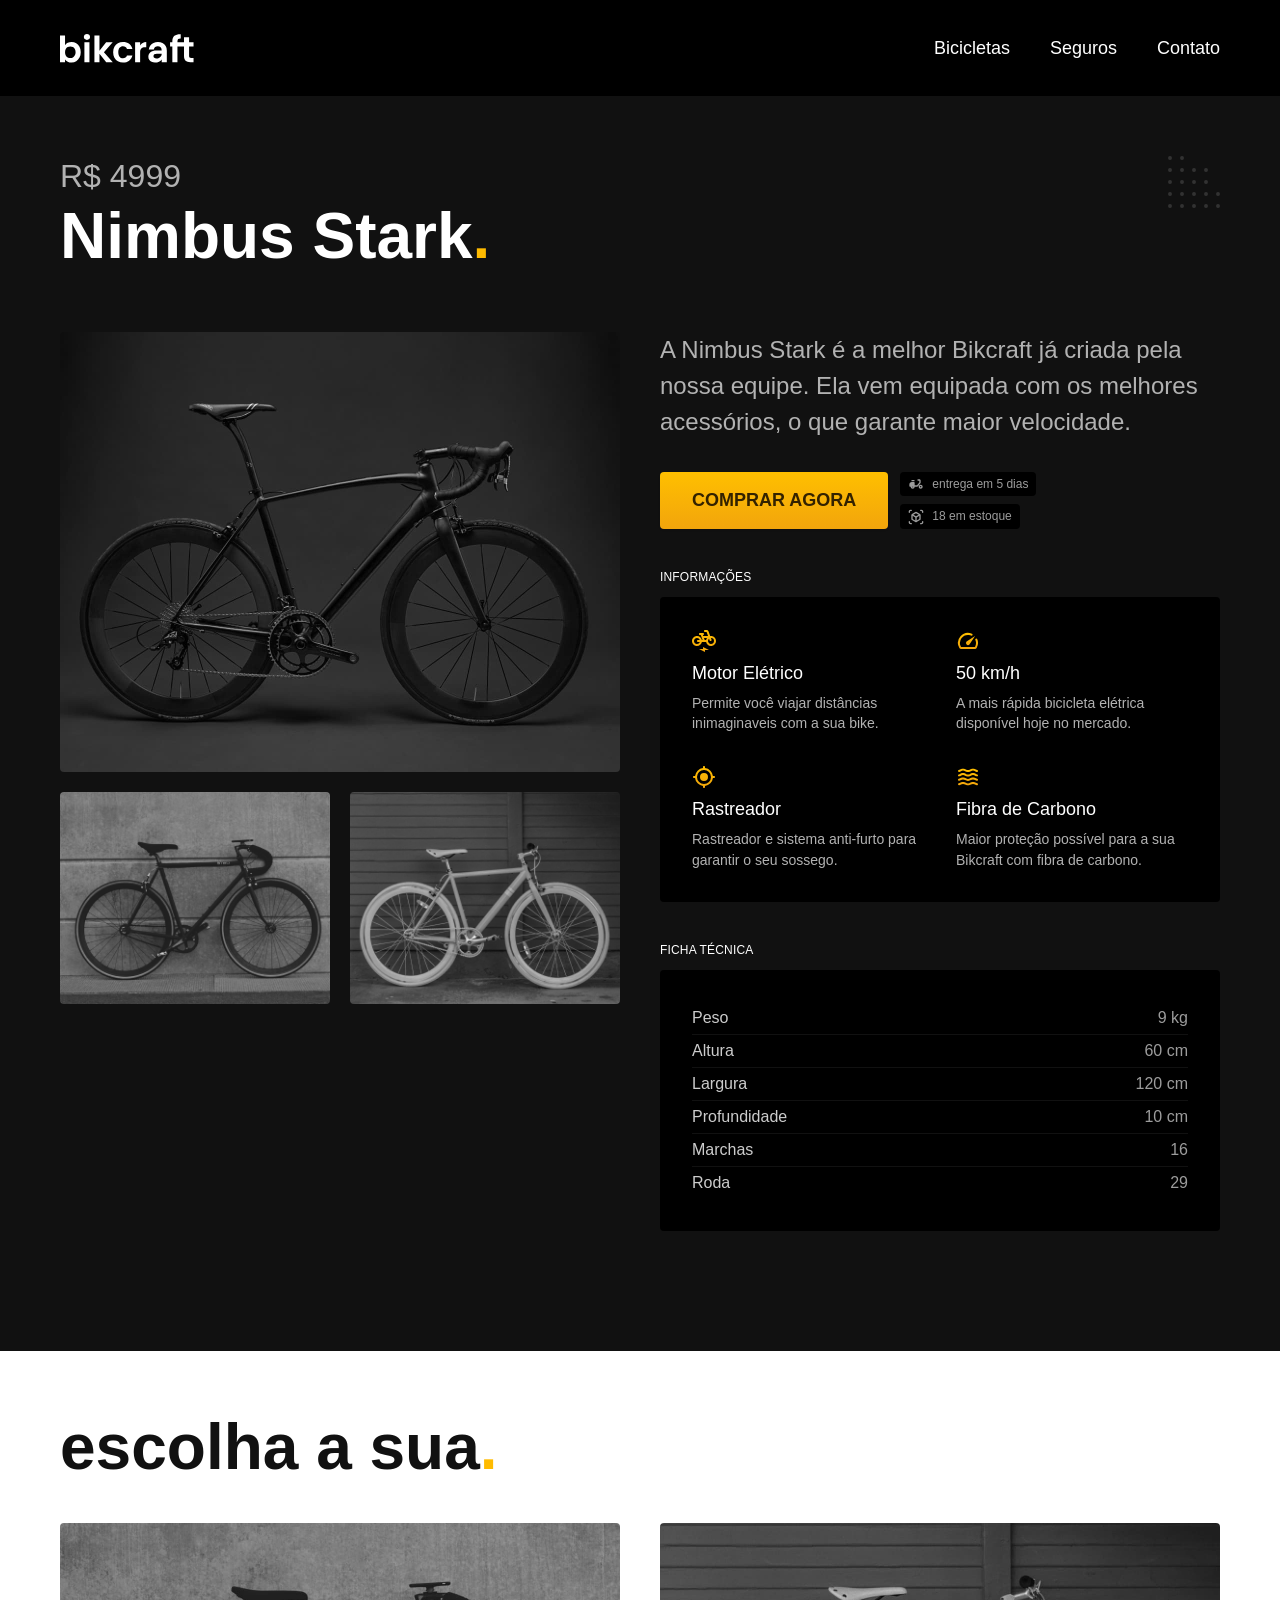
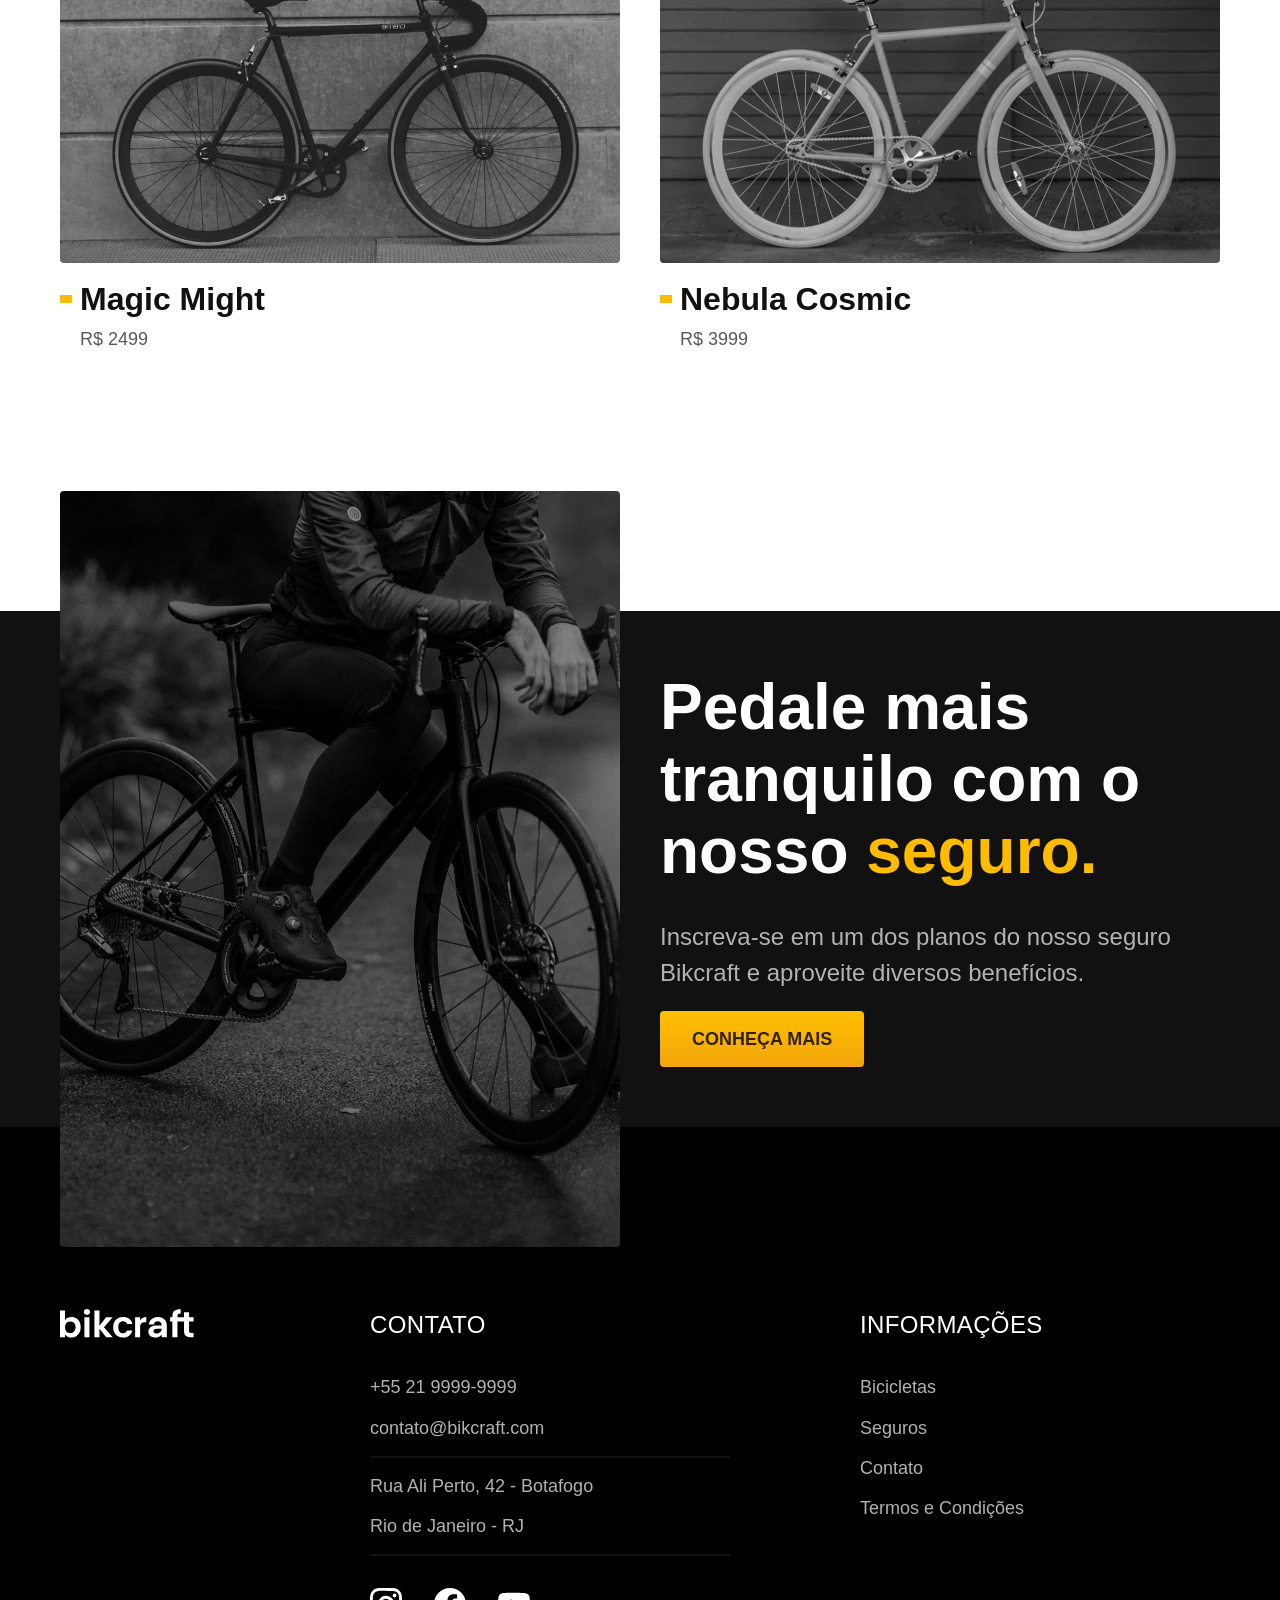
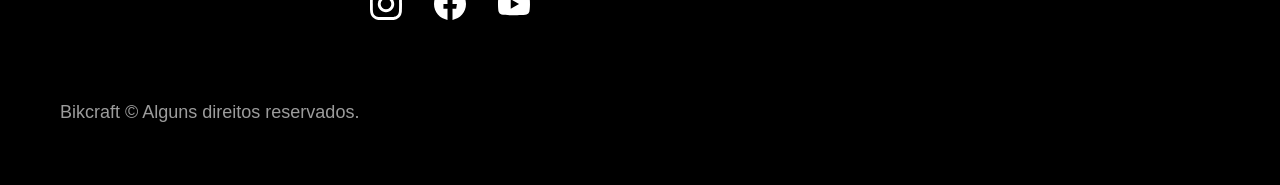
<file: bicicletas/nimbus.html>
<!DOCTYPE html>
<html lang="pt-br">

<head>
  <meta charset="UTF-8">
  <meta name="viewport" content="width=device-width, initial-scale=1.0">

  <title>Nimbus | Bikcraft</title>
  <meta name="description" content="Nimbus.">

  <link rel="preload" href="../css/style.css" as="style">
  <link rel="stylesheet" href="../css/style.css">
  <script>document.documentElement.classList.add("js")</script>
</head>

<body id="bicicleta">
  <header class="header-bg">
    <div class="header container">
      <a href="../">
        <img src="../img/bikcraft.svg" alt="Bikcraft">
      </a>

      <nav aria-label="primaria">
        <ul class="header-menu font-1-m cor-0">
          <li><a href="../bicicletas.html">Bicicletas</a></li>
          <li><a href="../seguros.html">Seguros</a></li>
          <li><a href="../contato.html">Contato</a></li>
        </ul>
      </nav>
    </div>
  </header>

  <main class="titulo-bg">
    <div>
      <div class="titulo container">
        <p class="font-2-xl cor-5">R$ 4999</p>
        <h1 class="font-1-xxl cor-0">Nimbus Stark<span class="cor-p1">.</span></h1>
      </div>
    </div>
    <div class="bicicleta container">
      <div class="bicicleta-imagens">
        <img src="../img/bicicleta/nimbus1.jpg" alt="">
        <img src="../img/bicicleta/nimbus2.jpg" alt="">
        <img src="../img/bicicleta/nimbus3.jpg" alt="">
      </div>
      <div class="bicicleta-conteudo">
        <p class="font-2-l cor-5">A Nimbus Stark é a melhor Bikcraft já criada pela nossa equipe. Ela vem equipada com os melhores acessórios, o que garante maior velocidade.</p>
        <div class="bicicleta-comprar">
          <a class="botao" href="../orcamento.html?tipo=bikcraft&produto=nimbus">Comprar Agora</a>
          <span class="font-1-xs cor-6"><img src="../img/icones/entrega.svg" alt=""> entrega em 5 dias</span>
          <span class="font-1-xs cor-6"><img src="../img/icones/estoque.svg" alt=""> 18 em estoque</span>
        </div>

        <h2 class="font-1-xs cor-0">Informações</h2>
        <ul class="bicicleta-informacoes">
          <li>
            <img src="../img/icones/eletrica.svg" alt="">
            <h3 class="font-1-m cor-0">Motor Elétrico</h3>
            <p class="font-2-xs cor-5">Permite você viajar distâncias inimaginaveis com a sua bike.</p>
          </li>
          <li>
            <img src="../img/icones/velocidade.svg" alt="">
            <h3 class="font-1-m cor-0">50 km/h</h3>
            <p class="font-2-xs cor-5">A mais rápida bicicleta elétrica disponível hoje no mercado.</p>
          </li>
          <li>
            <img src="../img/icones/rastreador.svg" alt="">
            <h3 class="font-1-m cor-0">Rastreador</h3>
            <p class="font-2-xs cor-5">Rastreador e sistema anti-furto para garantir o seu sossego.</p>
          </li>
          <li>
            <img src="../img/icones/carbono.svg" alt="">
            <h3 class="font-1-m cor-0">Fibra de Carbono</h3>
            <p class="font-2-xs cor-5">Maior proteção possível para a sua Bikcraft com fibra de carbono.</p>
          </li>
        </ul>
        <h2 class="font-1-xs cor-0">Ficha Técnica</h2>
        <ul class="bicicleta-ficha font-2-s cor-4">
          <li>Peso <span>9 kg</span></li>
          <li>Altura <span>60 cm</span></li>
          <li>Largura <span>120 cm</span></li>
          <li>Profundidade <span>10 cm</span></li>
          <li>Marchas <span>16</span></li>
          <li>Roda <span>29</span></li>
        </ul>
      </div>
    </div>
  </main>

  <article class="bicicletas-lista container">
    <h2 class="font-1-xxl">escolha a sua<span class="cor-p1">.</span></h2>

    <ul>
      <li>
        <a href="./magic.html">
          <img src="../img/bicicletas/magic.jpg" alt="Bicicleta preta">
          <h3 class="font-1-xl">Magic Might</h3>
          <span class="font-2-m cor-8">R$ 2499</span>
        </a>
      </li>
      <li>
        <a href="./nebula.html">
          <img src="../img/bicicletas/nebula.jpg" alt="Bicicleta preta">
          <h3 class="font-1-xl">Nebula Cosmic</h3>
          <span class="font-2-m cor-8">R$ 3999</span>
        </a>
      </li>
    </ul>
  </article>

  <article class="seguro-bg">
    <div class="seguro container">
      <div class="seguro-imagem">
        <img src="../img/fotos/seguros.jpg" alt="Pessoa parada em cima de uma bicicleta.">
      </div>
      <div class="seguro-conteudo">
        <h2 class="font-1-xxl cor-0">Pedale mais tranquilo com o nosso <span class="cor-p1">seguro.</span></h2>
        <p class="font-2-l cor-5">Inscreva-se em um dos planos do nosso seguro Bikcraft e aproveite diversos benefícios.</p>
        <a class="botao" href="../seguros.html">Conheça Mais</a>
      </div>
    </div>
  </article>

  <footer class="footer-bg">
    <div class="footer container">
      <img src="../img/bikcraft.svg" alt="Bikcraft">
      <div class="footer-contato">
        <h3 class="font-2-l-b cor-0">Contato</h3>
        <ul class="font-2-m cor-5">
          <li><a href="tel:+552199999999">+55 21 9999-9999</a></li>
          <li><a href="mailto:contato@bikcraft.com">contato@bikcraft.com</a></li>
          <li>Rua Ali Perto, 42 - Botafogo</li>
          <li>Rio de Janeiro - RJ</li>
        </ul>
        <div class="footer-redes">
          <a href="../">
            <img src="../img/redes/instagram.svg" alt="Instagram">
          </a>
          <a href="../">
            <img src="../img/redes/facebook.svg" alt="Facebook">
          </a>
          <a href="../">
            <img src="../img/redes/youtube.svg" alt="Youtube">
          </a>
        </div>
      </div>
      <div class="footer-informacoes">
        <h3 class="font-2-l-b cor-0">Informações</h3>
        <nav>
          <ul class="font-1-m cor-5">
            <li><a href="../bicicletas.html">Bicicletas</a></li>
            <li><a href="../seguros.html">Seguros</a></li>
            <li><a href="../contato.html">Contato</a></li>
            <li><a href="../termos.html">Termos e Condições</a></li>
          </ul>
        </nav>
      </div>
      <p class="footer-copy font-2-m cor-6">Bikcraft © Alguns direitos reservados.</p>
    </div>
  </footer>
  <script src="../js/script.js"></script>
</body>

</html>
</file>
<file: css/style.css>
@import "./global/global.css";
@import "./utilidades/tipografia.css";
@import "./utilidades/cores.css";

@import "./global/header.css";
@import "./global/footer.css";

/* Utilidades */
@import "./utilidades/componentes.css";
@import "./utilidades/formulario.css";
@import "./utilidades/plugins.css";

/* Home */
@import "./home/introducao.css";
@import "./home/tecnologia.css";
@import "./home/parceiros.css";
@import "./home/depoimento.css";

/* Bicicletas */
@import "./bicicletas/bicicletas-lista.css";
@import "./bicicletas/bicicletas.css";

/* Bicicleta */
@import "./bicicleta/bicicleta.css";
@import "./bicicleta/seguro.css";

/* Seguros */
@import "./seguros/seguros.css";
@import "./seguros/vantagens.css";
@import "./seguros/perguntas.css";

/* Contato */
@import "./contato/contato.css";
@import "./contato/lojas.css";

/* Contato */
@import "./orcamento/orcamento.css";

/* Termos */
@import "./termos/termos.css";
</file>
